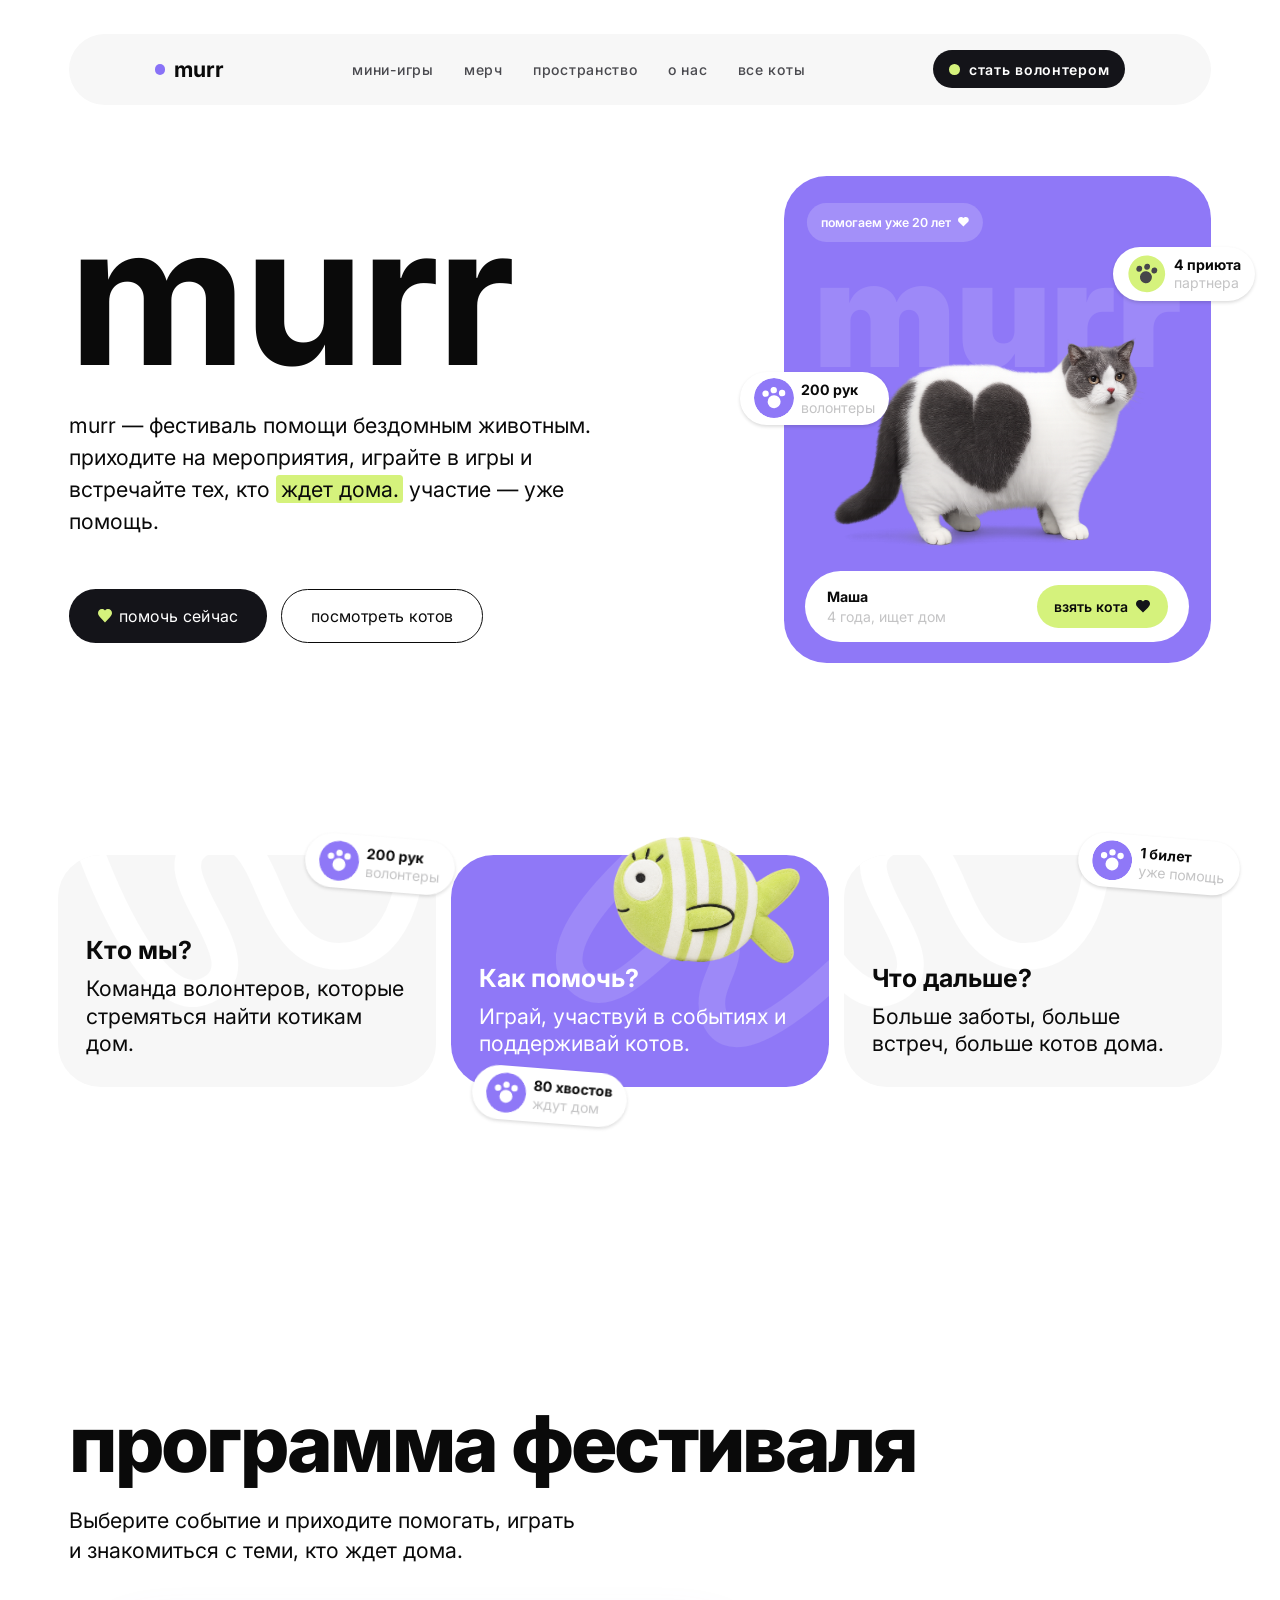
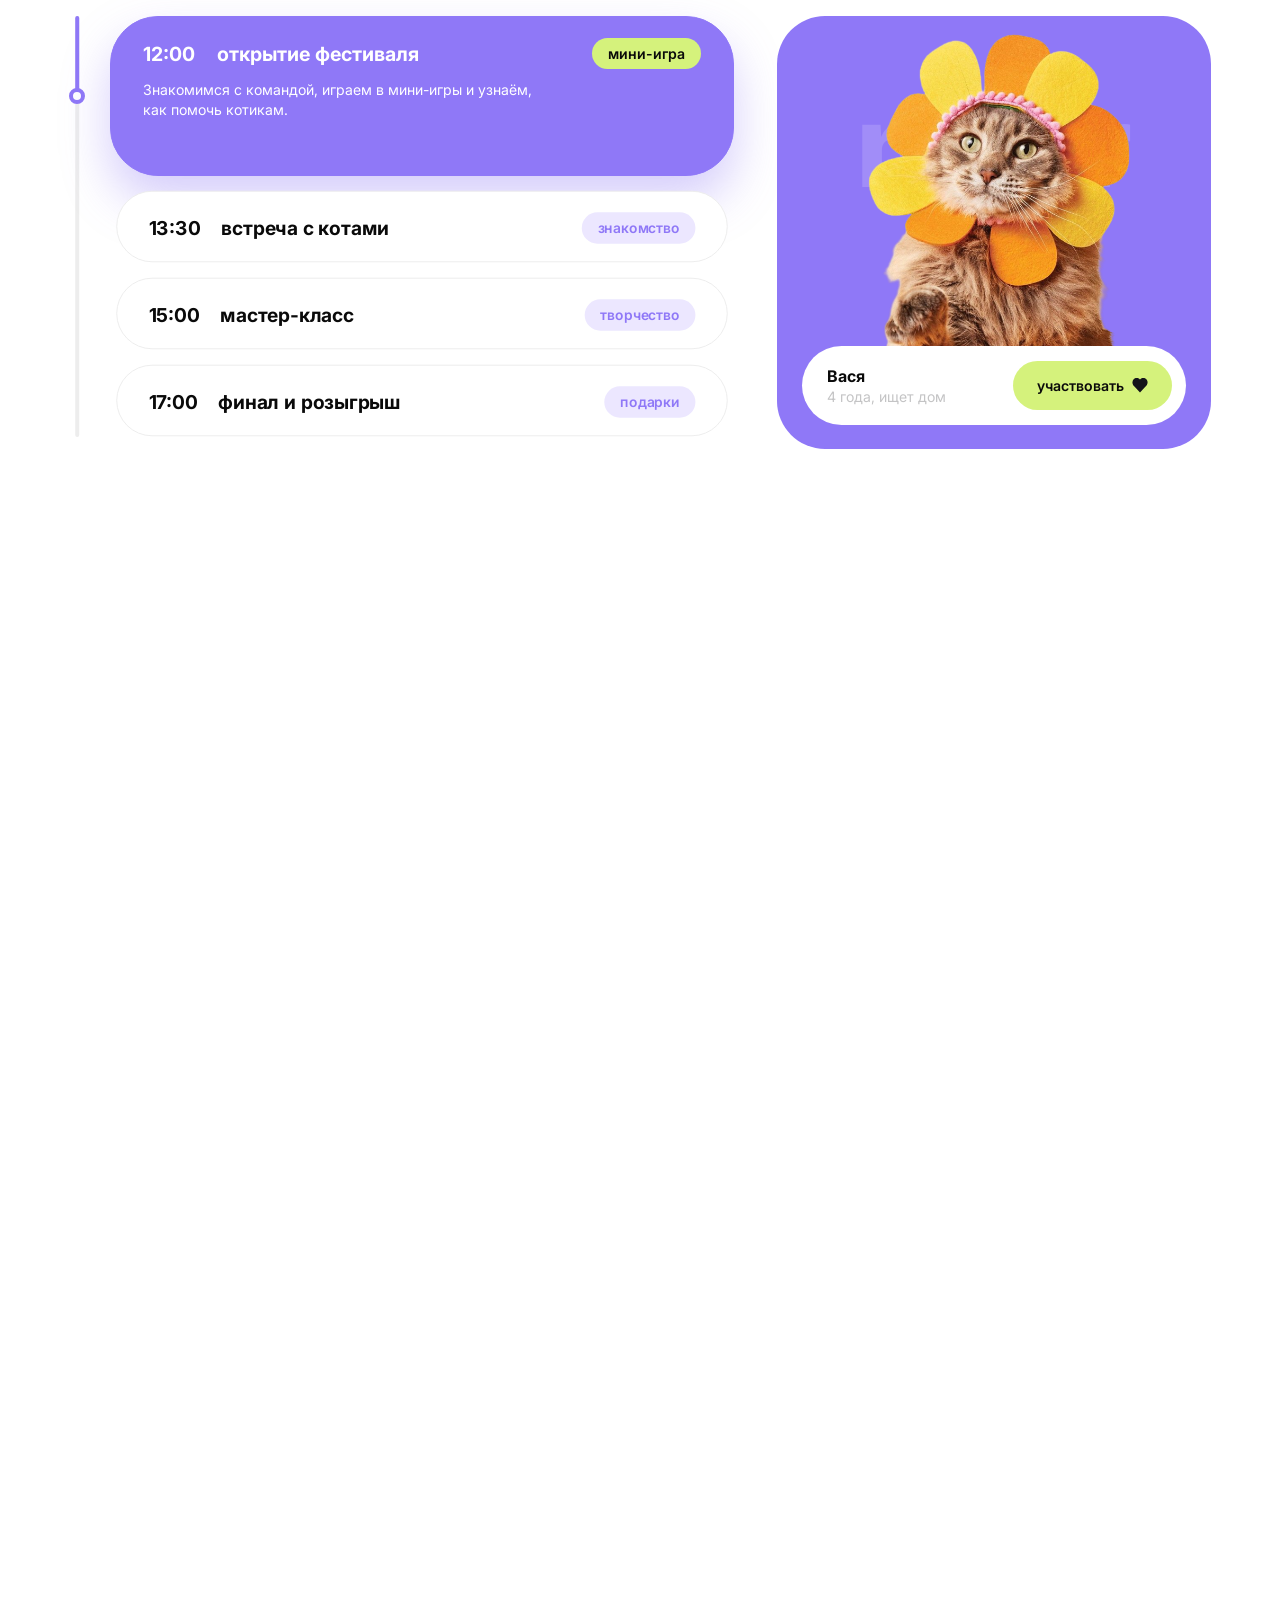
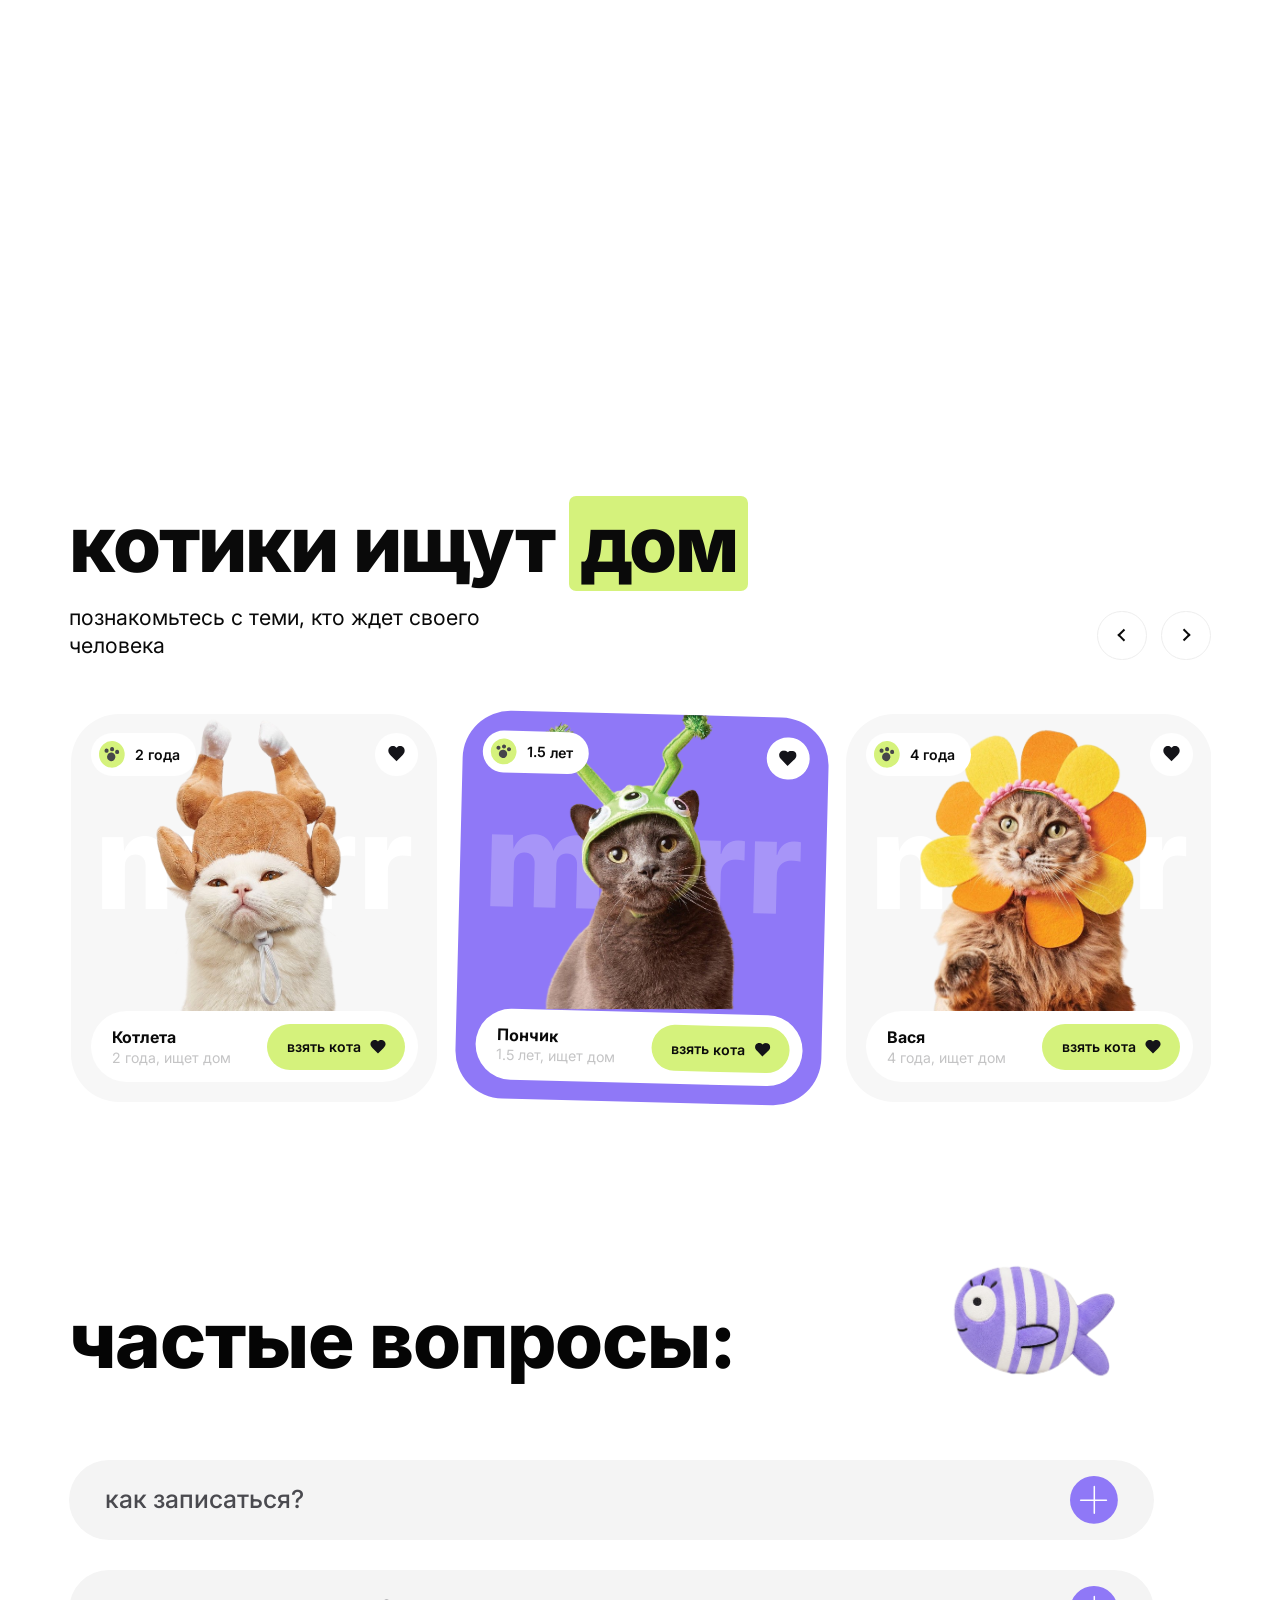
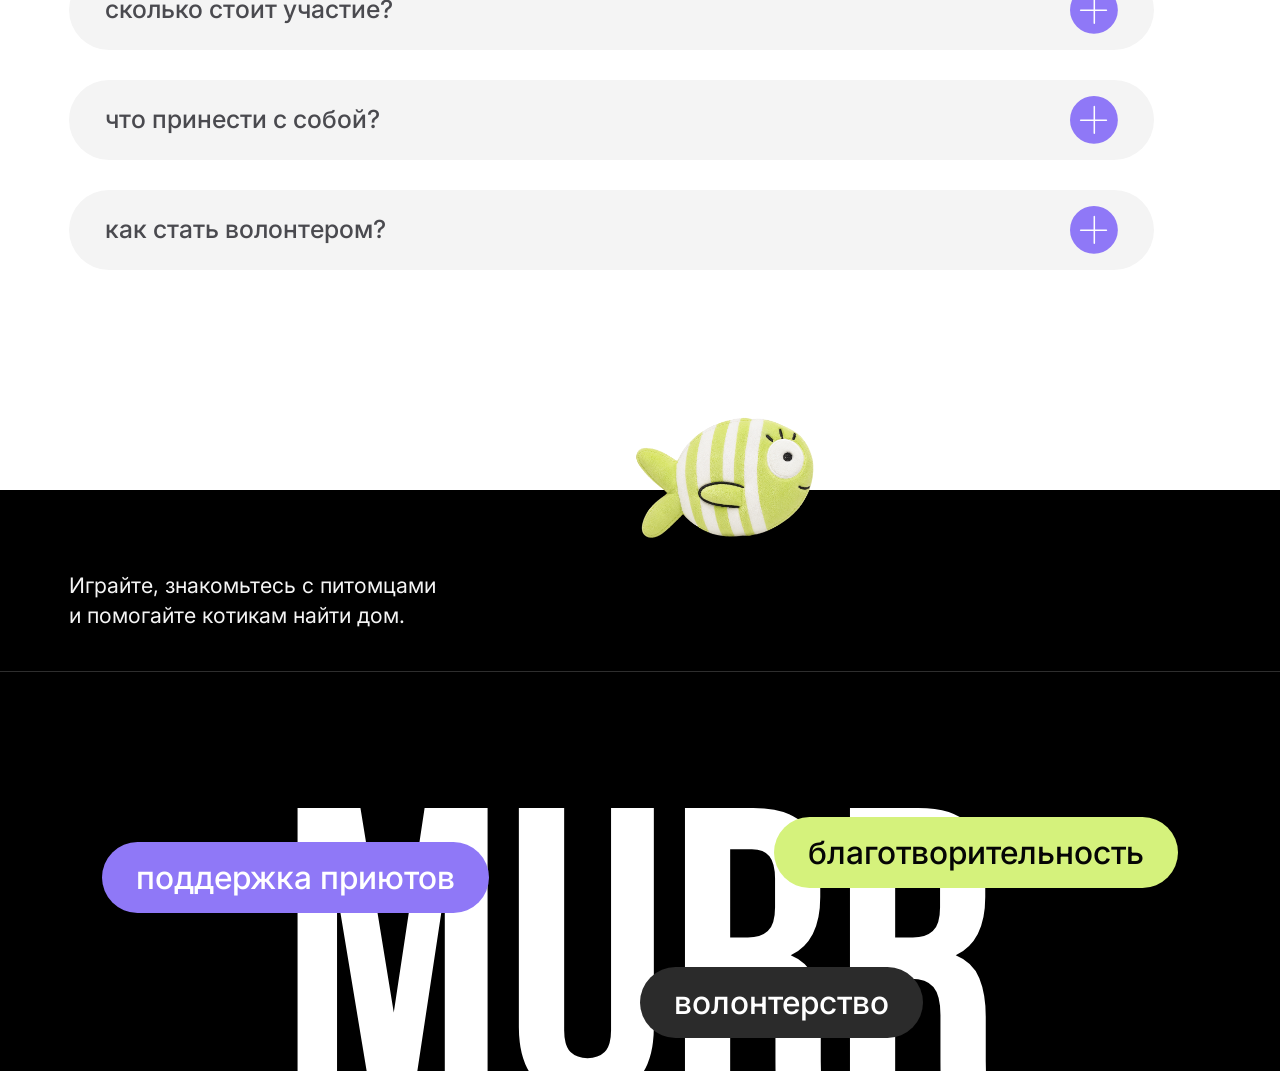
<file: index.html>
<!doctype html>
<html lang="ru">
  <head>
    <meta charset="UTF-8" />
    <meta name="viewport" content="width=device-width, initial-scale=1.0" />
    <title>Murr</title>
    <link rel="stylesheet" href="./stylesheets/reset.css" />
    <link rel="stylesheet" href="./stylesheets/fonts.css" />
    <link rel="preconnect" href="https://fonts.googleapis.com" />
    <link rel="preconnect" href="https://fonts.gstatic.com" crossorigin />
    <link
      href="https://fonts.googleapis.com/css2?family=Inter:wght@400;500;600;700;800;900&display=swap"
      rel="stylesheet"
    />
    <link rel="stylesheet" href="./stylesheets/style.css" />
    <link rel="stylesheet" href="./stylesheets/adaptive.css" />
  </head>
  <body>
    <header class="header">
      <nav class="menu" aria-label="Основное меню">
        <a class="logo" href="/" aria-label="Murr">
          <span class="logo__dot"></span>
          <span class="logo__text">murr</span>
        </a>

        <ul class="menu__list">
          <li><a class="menu__link" href="./games.html">мини-игры</a></li>
          <li><a class="menu__link" href="./merch.html">мерч</a></li>
          <li><a class="menu__link" href="./space.html">пространство</a></li>
          <li><a class="menu__link" href="#about">о нас</a></li>
          <li><a class="menu__link" href="#cats">все коты</a></li>
        </ul>

        <a class="volunteer-button" href="./volunteer.html">
          <span class="volunteer-button__dot"></span>
          <span>стать волонтером</span>
        </a>
      </nav>
    </header>

    <main>
      <section class="hero">
        <div class="hero__content">
          <h1 class="hero__title">murr</h1>
          <p class="hero__text">
            murr — фестиваль помощи бездомным животным.<span class="hero__text-extra">
            приходите на мероприятия, играйте в игры и
            встречайте тех, кто <span class="hero__highlight">ждет дома.</span>
            участие — уже помощь.</span>
          </p>
          <div class="hero__buttons">
            <a class="hero__btn hero__btn--primary" href="./404.html">
              <img class="hero__btn-heart" src="./img/heart.svg" alt="" />
              <span>помочь сейчас</span>
            </a>
            <a class="hero__btn hero__btn--secondary" href="#cats">
              посмотреть котов
            </a>
          </div>
        </div>

        <div class="card">
          <span class="card__watermark">murr</span>

          <div class="card__badge card__badge--dark card__badge--top">
            <span>помогаем уже 20 лет</span>
            <img class="card__badge-heart" src="./img/heart-white.svg" alt="" />
          </div>

          <div class="card__badge card__badge--light card__badge--right">
            <img class="card__badge-paw" src="./img/paw-black.svg" alt="" />
            <div class="card__badge-info">
              <span class="card__badge-value">4 приюта</span>
              <span class="card__badge-label">партнера</span>
            </div>
          </div>

          <div class="card__badge card__badge--light card__badge--left">
            <img class="card__badge-paw" src="./img/paw-white.svg" alt="" />
            <div class="card__badge-info">
              <span class="card__badge-value">200 рук</span>
              <span class="card__badge-label">волонтеры</span>
            </div>
          </div>

          <img class="card__cat" src="./img/cat.png" alt="Кот Маша" />

          <div class="card__bottom">
            <div class="card__bottom-info">
              <span class="card__bottom-name">Маша</span>
              <span class="card__bottom-desc">4 года, ищет дом</span>
            </div>
            <a class="card__bottom-btn" href="#">
              <span>взять кота</span>
              <img class="card__bottom-heart" src="./img/heart-black.svg" alt="" />
            </a>
          </div>
        </div>
      </section>

      <section class="explain" id="about">
        <article class="info-card info-card--light">
          <span class="info-card__curve-clip">
            <img
              class="info-card__curve info-card__curve--left"
              src="./img/curve-white-left.svg"
              alt=""
            />
          </span>
          <div class="card__badge card__badge--light info-card__badge info-card__badge--tr">
            <img class="card__badge-paw" src="./img/paw-white.svg" alt="" />
            <div class="card__badge-info">
              <span class="card__badge-value">200 рук</span>
              <span class="card__badge-label">волонтеры</span>
            </div>
          </div>
          <h2 class="info-card__title">Кто мы?</h2>
          <p class="info-card__text">
            Команда волонтеров, которые стремяться найти котикам дом.
          </p>
        </article>

        <article class="info-card info-card--accent">
          <span class="info-card__curve-clip">
            <img
              class="info-card__curve info-card__curve--middle"
              src="./img/curve-middle.svg"
              alt=""
            />
          </span>
          <div class="card__badge card__badge--light info-card__badge info-card__badge--bl">
            <img class="card__badge-paw" src="./img/paw-white.svg" alt="" />
            <div class="card__badge-info">
              <span class="card__badge-value">80 хвостов</span>
              <span class="card__badge-label">ждут дом</span>
            </div>
          </div>
          <img class="info-card__fish" src="./img/fish-green.png" alt="" />
          <h2 class="info-card__title">Как помочь?</h2>
          <p class="info-card__text">
            Играй, участвуй в событиях и поддерживай котов.
          </p>
        </article>

        <article class="info-card info-card--light">
          <span class="info-card__curve-clip">
            <img
              class="info-card__curve info-card__curve--right"
              src="./img/curve-white-right.svg"
              alt=""
            />
          </span>
          <div class="card__badge card__badge--light info-card__badge info-card__badge--tr">
            <img class="card__badge-paw" src="./img/paw-white.svg" alt="" />
            <div class="card__badge-info">
              <span class="card__badge-value">1 билет</span>
              <span class="card__badge-label">уже помощь</span>
            </div>
          </div>
          <h2 class="info-card__title">Что дальше?</h2>
          <p class="info-card__text">
            Больше заботы, больше встреч, больше котов дома.
          </p>
        </article>
      </section>
      <section class="program" id="program">
        <div class="program__sticky">
          <div class="program__inner">
            <header class="program__head">
              <h2 class="program__title">программа фестиваля</h2>
              <p class="program__subtitle">
                Выберите событие и приходите помогать, играть<br />
                и знакомиться с теми, кто ждет дома.
              </p>
            </header>

            <div class="program__body">
              <div class="program__left">
                <div class="timeline" aria-hidden="true">
                  <span class="timeline__track"></span>
                  <span class="timeline__progress" id="timelineProgress"></span>
                  <span class="timeline__dot" id="timelineDot"></span>
                </div>
                <ul class="program__events" id="programEvents"></ul>
              </div>

              <aside class="program-card" id="programCard">
                <span class="program-card__watermark">murr</span>
                <img class="program-card__photo" id="programPhoto" src="./img/cat-3.png" alt="кот" />
                <div class="program-card__plate">
                  <div class="program-card__info">
                    <span class="program-card__name">Вася</span>
                    <span class="program-card__desc">4 года, ищет дом</span>
                  </div>
                  <a class="program-card__btn" href="#">
                    <span>участвовать</span>
                    <img
                      class="program-card__heart"
                      src="./img/heart-black.svg"
                      alt=""
                    />
                  </a>
                </div>
              </aside>
            </div>
          </div>
        </div>
      </section>

      <section class="cats" id="cats">
        <div class="cats__inner">
          <header class="cats__head">
            <div class="cats__heading">
              <h2 class="cats__title">
                котики ищут <span class="cats__highlight">дом</span>
              </h2>
              <p class="cats__subtitle">
                познакомьтесь с теми, кто ждет своего<br />человека
              </p>
            </div>

            <div class="cats__arrows">
              <button
                class="cats__arrow cats__arrow--prev"
                id="catsPrev"
                type="button"
                aria-label="Предыдущие"
              ></button>
              <button
                class="cats__arrow cats__arrow--next"
                id="catsNext"
                type="button"
                aria-label="Следующие"
              ></button>
            </div>
          </header>

          <ul class="cats__track" id="catsTrack"></ul>
        </div>
      </section>

      <section class="faq" id="faq">
        <img
          class="faq__fish faq__fish--purple"
          src="./img/fish-purple-5.png"
          alt=""
        />
        <img
          class="faq__fish faq__fish--green"
          src="./img/fish-green-5.png"
          alt=""
        />
        <div class="faq__container">
          <h2 class="faq__title">частые вопросы:</h2>
          <div class="faq__list" id="faqList"></div>
        </div>
      </section>
    </main>

    <footer class="footer">
      <div class="footer__top">
        <p class="footer__note">
          Играйте, знакомьтесь с питомцами<br />
          и помогайте котикам найти дом.
        </p>
      </div>

      <div class="footer__brand">
        <span class="footer__murr">MURR</span>
        <span class="footer__badge footer__badge--purple">поддержка приютов</span>
        <span class="footer__badge footer__badge--lime">благотворительность</span>
        <span class="footer__badge footer__badge--dark">волонтерство</span>
      </div>
    </footer>

    <script src="./scripts/javascript.js"></script>
  </body>
</html>
</file>
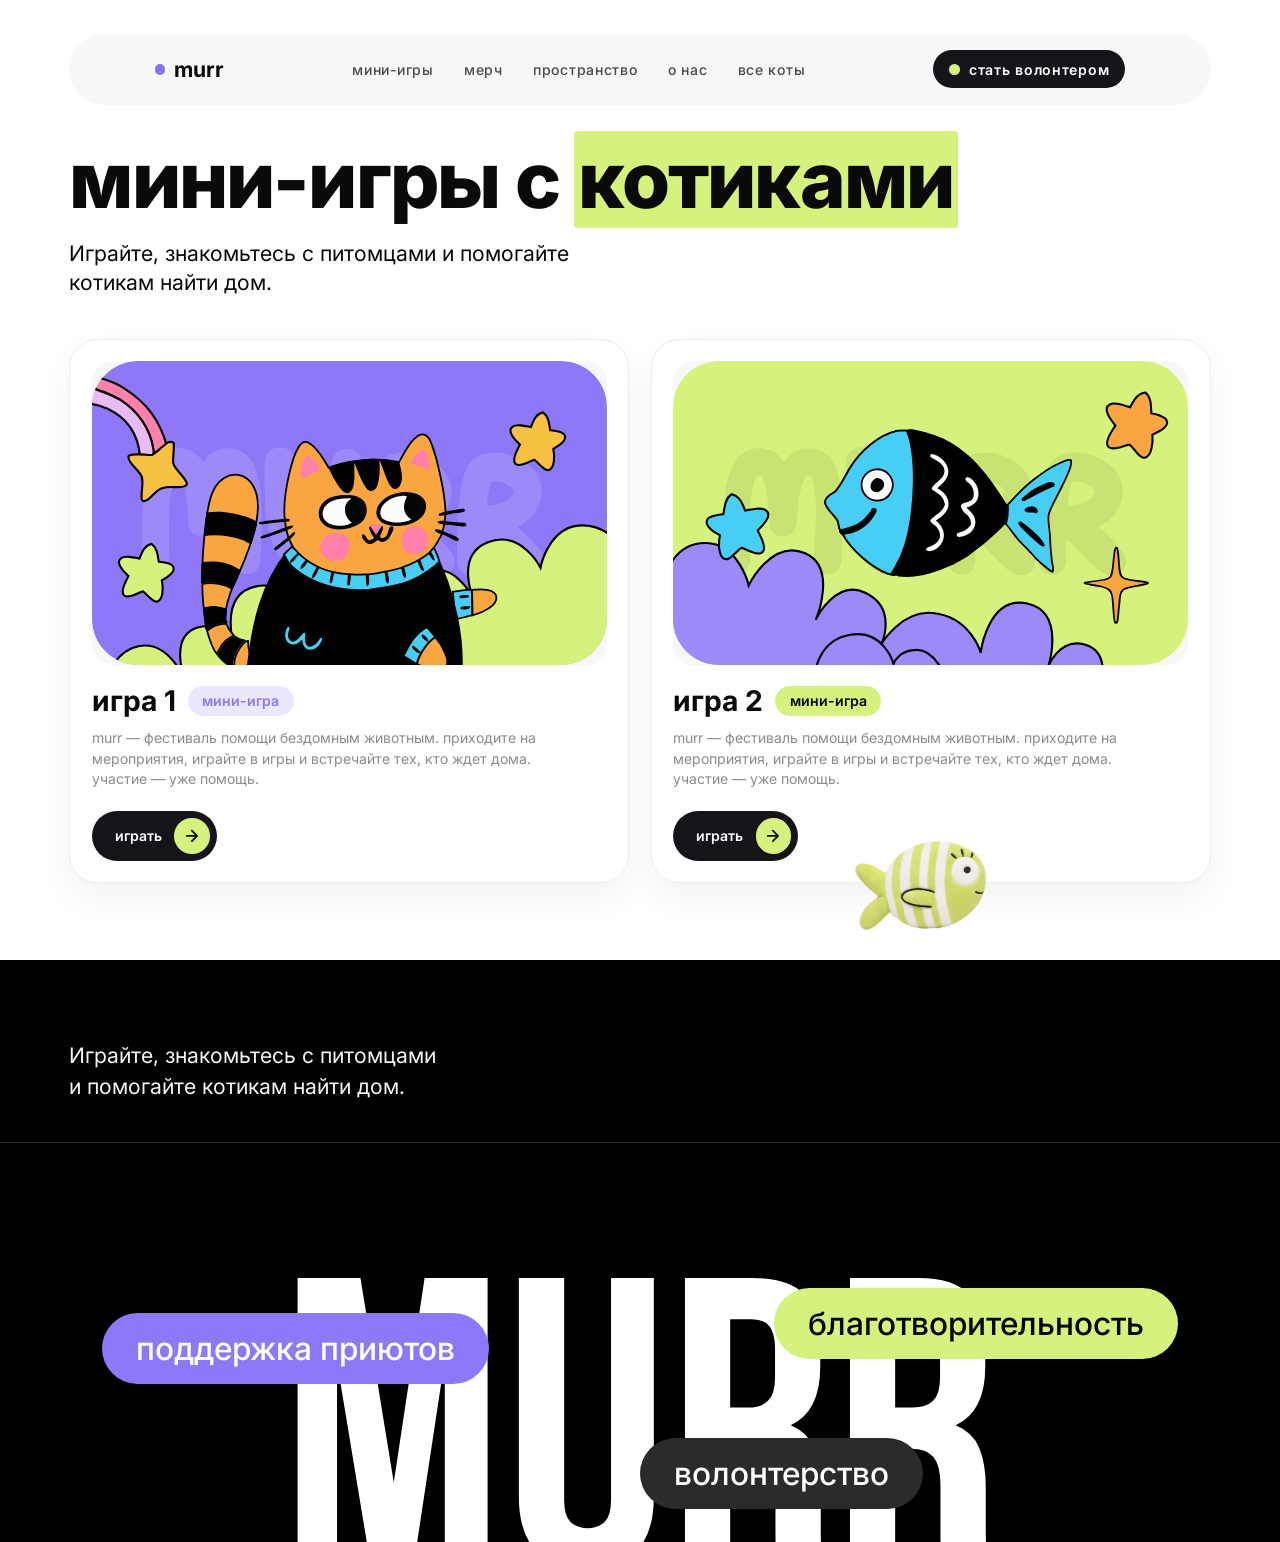
<file: games.html>
<!doctype html>
<html lang="ru">
  <head>
    <meta charset="UTF-8" />
    <meta name="viewport" content="width=device-width, initial-scale=1.0" />
    <title>Murr — мини-игры</title>
    <link rel="stylesheet" href="./stylesheets/reset.css" />
    <link rel="stylesheet" href="./stylesheets/fonts.css" />
    <link rel="preconnect" href="https://fonts.googleapis.com" />
    <link rel="preconnect" href="https://fonts.gstatic.com" crossorigin />
    <link
      href="https://fonts.googleapis.com/css2?family=Inter:wght@400;500;600;700;800;900&display=swap"
      rel="stylesheet"
    />
    <link rel="stylesheet" href="./stylesheets/style.css" />
    <link rel="stylesheet" href="./stylesheets/adaptive.css" />
  </head>
  <body>
    <header class="header">
      <nav class="menu" aria-label="Основное меню">
        <a class="logo" href="./index.html" aria-label="Murr">
          <span class="logo__dot"></span>
          <span class="logo__text">murr</span>
        </a>

        <ul class="menu__list">
          <li><a class="menu__link" href="./games.html">мини-игры</a></li>
          <li><a class="menu__link" href="./merch.html">мерч</a></li>
          <li><a class="menu__link" href="./space.html">пространство</a></li>
          <li><a class="menu__link" href="./index.html#about">о нас</a></li>
          <li><a class="menu__link" href="./index.html#cats">все коты</a></li>
        </ul>

        <a class="volunteer-button" href="./volunteer.html">
          <span class="volunteer-button__dot"></span>
          <span>стать волонтером</span>
        </a>
      </nav>
    </header>

    <main class="games">
      <img class="games__fish" src="./img/fish-green-5.png" alt="" />
      <div class="games__inner">
        <header class="games__head">
          <h1 class="games__title">
            мини-игры с <span class="hero__highlight">котиками</span>
          </h1>
          <p class="games__subtitle">
            Играйте, знакомьтесь с питомцами и помогайте<br />
            котикам найти дом.
          </p>
        </header>

        <div class="games__list">
          <a class="game-card" href="https://mirsonka.github.io/3-module/">
            <img
              class="game-card__img"
              src="./img/illustration-1.svg"
              alt="Игра 1"
            />
            <div class="game-card__head">
              <h2 class="game-card__title">игра 1</h2>
              <span class="game-card__badge game-card__badge--purple">
                мини-игра
              </span>
            </div>
            <p class="game-card__text">
              murr — фестиваль помощи бездомным животным. приходите на
              мероприятия, играйте в игры и встречайте тех, кто ждет дома.
              участие — уже помощь.
            </p>
            <span class="game-card__btn">
              <span>играть</span>
              <span class="game-card__arrow">
                <svg viewBox="0 0 24 24" aria-hidden="true">
                  <path
                    d="M5 12h13M12 5l7 7-7 7"
                    fill="none"
                    stroke="#0a0a0a"
                    stroke-width="2.4"
                    stroke-linecap="round"
                    stroke-linejoin="round"
                  />
                </svg>
              </span>
            </span>
          </a>

          <a class="game-card" href="https://mirsonka.github.io/web/">
            <img
              class="game-card__img"
              src="./img/illustration-2.svg"
              alt="Игра 2"
            />
            <div class="game-card__head">
              <h2 class="game-card__title">игра 2</h2>
              <span class="game-card__badge game-card__badge--lime">
                мини-игра
              </span>
            </div>
            <p class="game-card__text">
              murr — фестиваль помощи бездомным животным. приходите на
              мероприятия, играйте в игры и встречайте тех, кто ждет дома.
              участие — уже помощь.
            </p>
            <span class="game-card__btn">
              <span>играть</span>
              <span class="game-card__arrow">
                <svg viewBox="0 0 24 24" aria-hidden="true">
                  <path
                    d="M5 12h13M12 5l7 7-7 7"
                    fill="none"
                    stroke="#0a0a0a"
                    stroke-width="2.4"
                    stroke-linecap="round"
                    stroke-linejoin="round"
                  />
                </svg>
              </span>
            </span>
          </a>
        </div>
      </div>
    </main>

    <footer class="footer">
      <div class="footer__top">
        <p class="footer__note">
          Играйте, знакомьтесь с питомцами<br />
          и помогайте котикам найти дом.
        </p>
      </div>

      <div class="footer__brand">
        <span class="footer__murr">MURR</span>
        <span class="footer__badge footer__badge--purple">поддержка приютов</span>
        <span class="footer__badge footer__badge--lime">благотворительность</span>
        <span class="footer__badge footer__badge--dark">волонтерство</span>
      </div>
    </footer>

    <script src="./scripts/javascript.js"></script>
  </body>
</html>
</file>
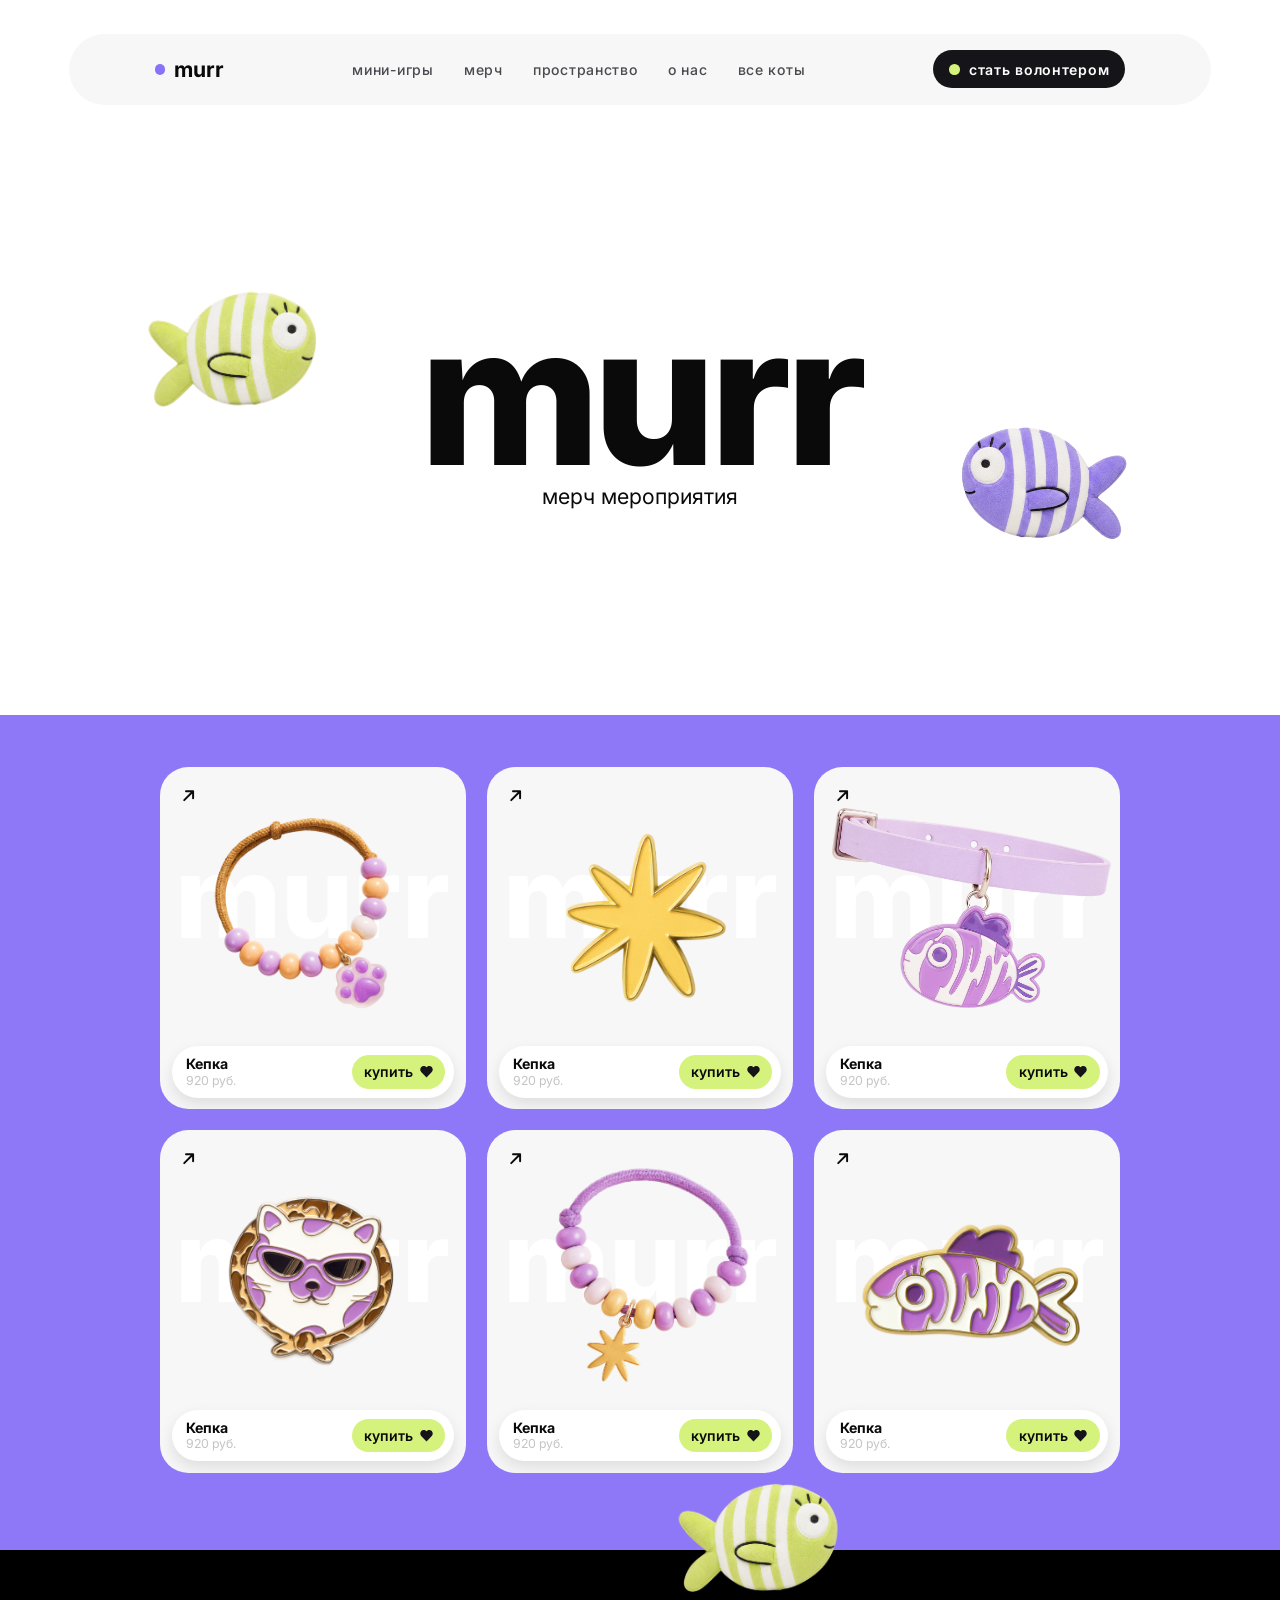
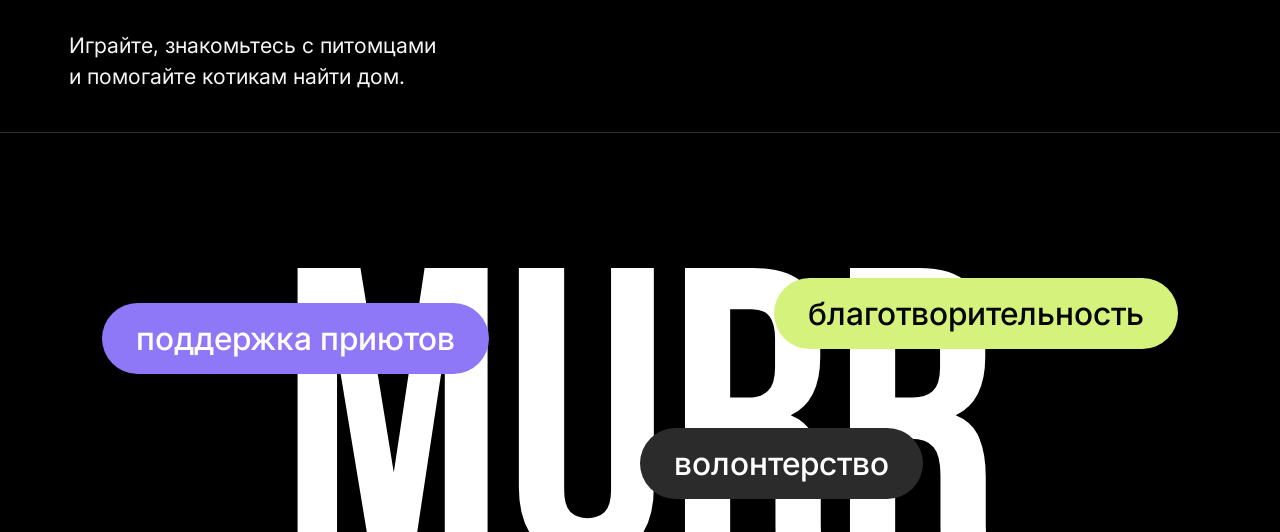
<file: merch.html>
<!doctype html>
<html lang="ru">
  <head>
    <meta charset="UTF-8" />
    <meta name="viewport" content="width=device-width, initial-scale=1.0" />
    <title>Murr — мерч</title>
    <link rel="stylesheet" href="./stylesheets/reset.css" />
    <link rel="stylesheet" href="./stylesheets/fonts.css" />
    <link rel="preconnect" href="https://fonts.googleapis.com" />
    <link rel="preconnect" href="https://fonts.gstatic.com" crossorigin />
    <link
      href="https://fonts.googleapis.com/css2?family=Inter:wght@400;500;600;700;800;900&display=swap"
      rel="stylesheet"
    />
    <link rel="stylesheet" href="./stylesheets/style.css" />
    <link rel="stylesheet" href="./stylesheets/adaptive.css" />
  </head>
  <body>
    <header class="header">
      <nav class="menu" aria-label="Основное меню">
        <a class="logo" href="./index.html" aria-label="Murr">
          <span class="logo__dot"></span>
          <span class="logo__text">murr</span>
        </a>

        <ul class="menu__list">
          <li><a class="menu__link" href="./games.html">мини-игры</a></li>
          <li><a class="menu__link" href="./merch.html">мерч</a></li>
          <li><a class="menu__link" href="./space.html">пространство</a></li>
          <li><a class="menu__link" href="./index.html#about">о нас</a></li>
          <li><a class="menu__link" href="./index.html#cats">все коты</a></li>
        </ul>

        <a class="volunteer-button" href="./volunteer.html">
          <span class="volunteer-button__dot"></span>
          <span>стать волонтером</span>
        </a>
      </nav>
    </header>

    <main class="merch">
      <section class="merch__hero">
        <img
          class="merch__fish merch__fish--green"
          src="./img/fish-green-5.png"
          alt=""
        />
        <img
          class="merch__fish merch__fish--purple"
          src="./img/fish-purple-5.png"
          alt=""
        />
        <h1 class="merch__title">murr</h1>
        <p class="merch__subtitle">мерч мероприятия</p>
      </section>

      <section class="merch__shop">
        <div class="merch__grid" id="merchGrid"></div>
        <img
          class="merch__fish-bottom"
          src="./img/fish-green-5.png"
          alt=""
        />
      </section>
    </main>

    <footer class="footer">
      <div class="footer__top">
        <p class="footer__note">
          Играйте, знакомьтесь с питомцами<br />
          и помогайте котикам найти дом.
        </p>
      </div>

      <div class="footer__brand">
        <span class="footer__murr">MURR</span>
        <span class="footer__badge footer__badge--purple">поддержка приютов</span>
        <span class="footer__badge footer__badge--lime">благотворительность</span>
        <span class="footer__badge footer__badge--dark">волонтерство</span>
      </div>
    </footer>

    <script src="./scripts/javascript.js"></script>
  </body>
</html>
</file>
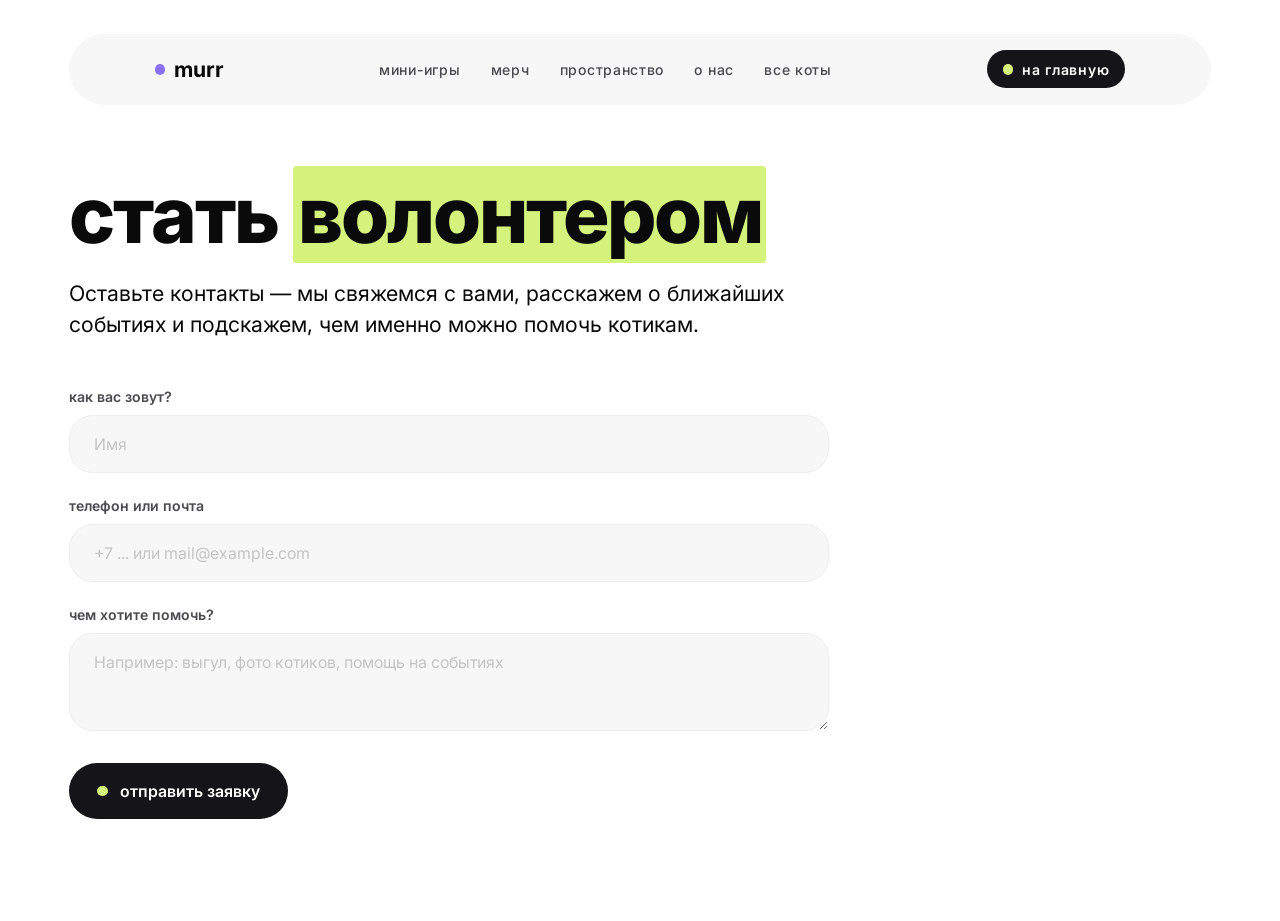
<file: volunteer.html>
<!doctype html>
<html lang="ru">
  <head>
    <meta charset="UTF-8" />
    <meta name="viewport" content="width=device-width, initial-scale=1.0" />
    <title>Murr — стать волонтером</title>
    <link rel="stylesheet" href="./stylesheets/reset.css" />
    <link rel="stylesheet" href="./stylesheets/fonts.css" />
    <link rel="preconnect" href="https://fonts.googleapis.com" />
    <link rel="preconnect" href="https://fonts.gstatic.com" crossorigin />
    <link
      href="https://fonts.googleapis.com/css2?family=Inter:wght@400;500;600;700;800;900&display=swap"
      rel="stylesheet"
    />
    <link rel="stylesheet" href="./stylesheets/style.css" />
    <link rel="stylesheet" href="./stylesheets/adaptive.css" />
  </head>
  <body>
    <header class="header">
      <nav class="menu" aria-label="Основное меню">
        <a class="logo" href="./index.html" aria-label="Murr">
          <span class="logo__dot"></span>
          <span class="logo__text">murr</span>
        </a>

        <ul class="menu__list">
          <li><a class="menu__link" href="./index.html#program">мини-игры</a></li>
          <li><a class="menu__link" href="./merch.html">мерч</a></li>
          <li><a class="menu__link" href="./space.html">пространство</a></li>
          <li><a class="menu__link" href="./index.html">о нас</a></li>
          <li><a class="menu__link" href="./index.html#cats">все коты</a></li>
        </ul>

        <a class="volunteer-button" href="./index.html">
          <span class="volunteer-button__dot"></span>
          <span>на главную</span>
        </a>
      </nav>
    </header>

    <main class="volunteer">
      <div class="volunteer__inner">
        <h1 class="volunteer__title">стать <span class="hero__highlight">волонтером</span></h1>
        <p class="volunteer__text">
          Оставьте контакты — мы свяжемся с вами, расскажем о ближайших
          событиях и подскажем, чем именно можно помочь котикам.
        </p>

        <form class="volunteer__form" id="volunteerForm">
          <label class="volunteer__field">
            <span class="volunteer__label">как вас зовут?</span>
            <input
              class="volunteer__input"
              type="text"
              name="name"
              placeholder="Имя"
              required
            />
          </label>

          <label class="volunteer__field">
            <span class="volunteer__label">телефон или почта</span>
            <input
              class="volunteer__input"
              type="text"
              name="contact"
              placeholder="+7 ... или mail@example.com"
              required
            />
          </label>

          <label class="volunteer__field">
            <span class="volunteer__label">чем хотите помочь?</span>
            <textarea
              class="volunteer__input volunteer__textarea"
              name="message"
              rows="3"
              placeholder="Например: выгул, фото котиков, помощь на событиях"
            ></textarea>
          </label>

          <button class="volunteer__submit" type="submit">
            <span class="volunteer-button__dot"></span>
            <span>отправить заявку</span>
          </button>

          <p class="volunteer__done" id="volunteerDone" hidden>
            спасибо! заявка отправлена — скоро свяжемся 🐾
          </p>
        </form>
      </div>
    </main>

    <script src="./scripts/javascript.js"></script>
    <script>
      const form = document.getElementById("volunteerForm");
      const done = document.getElementById("volunteerDone");
      form.addEventListener("submit", (e) => {
        e.preventDefault();
        form.reset();
        done.hidden = false;
      });
    </script>
  </body>
</html>
</file>
<file: stylesheets/fonts.css>
@font-face {
  font-family: "Inter";
  src: url("../fonts/Inter_18pt-Regular.ttf") format("truetype");
  font-weight: 400;
  font-style: normal;
  font-display: swap;
}

@font-face {
  font-family: "Inter";
  src: url("../fonts/Inter_18pt-Medium.ttf") format("truetype");
  font-weight: 500;
  font-style: normal;
  font-display: swap;
}

@font-face {
  font-family: "Inter";
  src: url("../fonts/Inter_18pt-SemiBold.ttf") format("truetype");
  font-weight: 600;
  font-style: normal;
  font-display: swap;
}

@font-face {
  font-family: "Inter";
  src: url("../fonts/Inter_18pt-Bold.ttf") format("truetype");
  font-weight: 700;
  font-style: normal;
  font-display: swap;
}

@font-face {
  font-family: "Inter";
  src: url("../fonts/Inter_18pt-ExtraBold.ttf") format("truetype");
  font-weight: 800;
  font-style: normal;
  font-display: swap;
}

@font-face {
  font-family: "Inter";
  src: url("../fonts/Inter_18pt-Black.ttf") format("truetype");
  font-weight: 900;
  font-style: normal;
  font-display: swap;
}

@font-face {
  font-family: "Bebas Neue";
  src: url("../fonts/bebasneuecyrillic.ttf") format("truetype");
  font-weight: 400;
  font-style: normal;
  font-display: swap;
}

:root {
  --font-main: "Inter", Arial, sans-serif;
  --font-display: "Bebas Neue", "Inter", sans-serif;
}
</file>
<file: stylesheets/style.css>
html {
  scroll-behavior: smooth;

  overflow-x: clip;
}

body {
  overflow-x: clip;
  font-family: var(--font-main);
  color: #0a0a0a;
  background: #ffffff;
}

.header {
  width: 100vw;
  padding-top: 2.6389vw;
}

.menu {
  width: 89.1667vw;
  height: 5.5556vw;
  margin: 0 auto;
  padding: 0 6.6667vw;
  display: flex;
  align-items: center;
  justify-content: space-between;
  gap: 3.3333vw;
  border-radius: 2.7778vw;
  background: #f7f7f7;
}

.logo {
  display: flex;
  align-items: center;
  gap: 0.6944vw;
  flex: 0 0 auto;
}

.logo__dot {
  width: 0.8333vw;
  height: 0.8333vw;
  border-radius: 50%;
  background: #8972f7;
}

.logo__text {
  font-size: 1.6667vw;
  line-height: 1;
  font-weight: 700;
  letter-spacing: 0;
}

.menu__list {
  display: flex;
  align-items: center;
  justify-content: center;
  gap: 2.3611vw;
  flex: 1 1 auto;
}

.menu__link {
  display: block;
  font-size: 1.1111vw;
  line-height: 1.2;
  font-weight: 500;
  letter-spacing: 0.0556vw;
  color: #4a4a4f;
  white-space: nowrap;
}

.volunteer-button {
  height: 2.9861vw;
  padding: 0 1.25vw;
  display: flex;
  align-items: center;
  justify-content: center;
  gap: 0.6944vw;
  flex: 0 0 auto;
  border-radius: 1.4931vw;
  background: #141419;
  color: #ffffff;
  font-size: 1.1111vw;
  line-height: 1.2;
  font-weight: 600;
  letter-spacing: 0.0556vw;
  white-space: nowrap;
  transition: transform 0.3s ease;
}

.volunteer-button:hover {
  transform: scale(1.07);
}

.volunteer-button__dot {
  width: 0.8333vw;
  height: 0.8333vw;
  flex: 0 0 auto;
  border-radius: 50%;
  background: #d5f27c;
}

.hero {
  width: 89.1667vw;
  margin: 0 auto;
  padding-top: 5.5556vw;
  display: flex;
  align-items: center;
  justify-content: space-between;
}

.hero__content {
  max-width: 47.2222vw;
}

.hero__title {
  font-size: 15.2778vw;
  font-weight: 700;
  line-height: 1;
  letter-spacing: -0.2083vw;
  color: #0a0a0a;
}

.hero__text {
  margin-top: 1.4vw;
  font-size: 1.6667vw;
  font-weight: 400;
  line-height: 1.5;
  color: #0a0a0a;
  max-width: 44.4444vw;
}

.hero__highlight {
  background: #d5f27c;
  border-radius: 0.2778vw;
  padding: 0.0694vw 0.3472vw;
}

.hero__buttons {
  margin-top: 4vw;
  display: flex;
  align-items: center;
  gap: 1.1111vw;
}

.hero__btn {
  display: inline-flex;
  align-items: center;
  justify-content: center;
  gap: 0.5556vw;
  height: 4.1667vw;
  padding: 0 2.2222vw;
  border-radius: 2.0833vw;
  font-size: 1.25vw;
  font-weight: 400;
  letter-spacing: 0.0278vw;
  white-space: nowrap;
  transition: transform 0.3s ease;
}

.hero__btn:hover {
  transform: scale(1.05);
}

.hero__btn--primary {
  background: #141419;
  color: #ffffff;
}

.hero__btn--secondary {
  background: transparent;
  border: 0.1389vw solid #0a0a0a;
  color: #0a0a0a;
}

.hero__btn-heart {
  width: 1.1111vw;
  height: 1.0417vw;
}

.card {
  position: relative;
  width: 33.3333vw;
  height: 38.0556vw;
  flex: 0 0 auto;
  border-radius: 3.3333vw;
  background: #8f78f7;
  padding: 1.6667vw;
}

.card__watermark {
  position: absolute;
  top: 28%;
  left: 50%;
  transform: translate(-50%, -50%);
  font-size: 12vw;
  font-weight: 900;
  line-height: 1;
  color: #9d89f8;
  pointer-events: none;
  user-select: none;
}

.card__badge {
  position: absolute;
  display: flex;
  align-items: center;
  gap: 0.5556vw;
  height: 4.2vw;
  padding: 0 1.1111vw;
  border-radius: 3.3333vw;
  font-size: 0.9722vw;
  font-weight: 600;
  white-space: nowrap;
}

.card__badge--dark {
  background: #a390f9;
  color: #ffffff;
  height: 3.0556vw;
}

.card__badge--light {
  background: #ffffff;
  color: #0a0a0a;
  box-shadow: 0 0.1389vw 0.2778vw rgba(0, 0, 0, 0.14);
}

.card__badge--top {
  top: 2.0833vw;
  left: 26%;
  transform: translateX(-50%);
}

.card__badge--right {
  top: 5.5556vw;
  right: -3.4722vw;
  transform-origin: center center;
  animation: wave 4s linear infinite;
}

.card__badge--left {
  top: 15.2778vw;
  left: -3.4722vw;
  z-index: 2;
  transform-origin: center center;
  animation: wave 4s linear infinite -2s;
}

@keyframes wave {
  0% {
    transform: translateY(-1vw) rotate(0deg);
  }
  12.5% {
    transform: translateY(-0.705vw) rotate(5.66deg);
  }
  25% {
    transform: translateY(0) rotate(8deg);
  }
  37.5% {
    transform: translateY(0.705vw) rotate(5.66deg);
  }
  50% {
    transform: translateY(1vw) rotate(0deg);
  }
  62.5% {
    transform: translateY(0.705vw) rotate(-5.66deg);
  }
  75% {
    transform: translateY(0) rotate(-8deg);
  }
  87.5% {
    transform: translateY(-0.705vw) rotate(-5.66deg);
  }
  100% {
    transform: translateY(-1vw) rotate(0deg);
  }
}

.card__badge-heart {
  width: 0.8333vw;
  height: 0.7639vw;
}

.card__badge-paw {
  width: 3.125vw;
  height: 3.125vw;
  border-radius: 50%;
}

.card__badge-info {
  display: flex;
  flex-direction: column;
  gap: 0.0694vw;
}

.card__badge-value {
  font-size: 1.1111vw;
  font-weight: 700;
  line-height: 1.2;
  color: #0a0a0a;
}

.card__badge-label {
  font-size: 1.1111vw;
  font-weight: 400;
  line-height: 1.2;
  color: #c4c4c5;
}

.card__cat {
  position: absolute;
  bottom: 5.5556vw;
  left: 50%;
  transform: translateX(-50%);
  width: 27.7778vw;
  height: auto;
  pointer-events: none;
}

.card__bottom {
  position: absolute;
  bottom: 1.6667vw;
  left: 1.6667vw;
  right: 1.6667vw;
  display: flex;
  align-items: center;
  justify-content: space-between;
  padding: 1.1111vw 1.7vw;
  border-radius: 3.3333vw;
  background: #ffffff;
}

.card__bottom-info {
  display: flex;
  flex-direction: column;
  gap: 0.2083vw;
}

.card__bottom-name {
  font-size: 1.1111vw;
  font-weight: 700;
  line-height: 1.2;
  color: #0a0a0a;
}

.card__bottom-desc {
  font-size: 1.1111vw;
  font-weight: 400;
  line-height: 1.2;
  color: #c4c4c5;
}

.card__bottom-btn {
  display: flex;
  align-items: center;
  gap: 0.5556vw;
  height: 3.3333vw;
  padding: 0 1.3889vw;
  border-radius: 3.3333vw;
  background: #d5f27c;
  font-size: 1.1111vw;
  font-weight: 600;
  color: #0a0a0a;
  white-space: nowrap;
  transition: transform 0.3s ease;
}

.card__bottom-heart {
  width: 1.1111vw;
  height: 1.0417vw;
}

.card__bottom-btn:hover {
  transform: scale(1.05);
}

.explain {
  height: 48.0556vw;
  display: flex;
  align-items: center;
  justify-content: center;
  gap: 1.1111vw;
}

.info-card {
  overflow: visible;
  position: relative;
  width: 29.5833vw;
  height: 18.125vw;
  flex: 0 0 auto;
  display: flex;
  flex-direction: column;
  justify-content: flex-end;
  gap: 0.6944vw;
  padding: 2.2222vw;
  border-radius: 3.3333vw;
  transition: transform 0.3s ease;
}

.info-card:hover {
  transform: scale(1.03);
}

.info-card--light {
  background: #f7f7f7;
}

.info-card--accent {
  background: #8f78f7;
}

.info-card__title {
  font-size: 1.9444vw;
  font-weight: 700;
  line-height: 1.2;
  color: #0a0a0a;
}

.info-card__text {
  font-size: 1.6667vw;
  font-weight: 400;
  line-height: 1.3;
  color: #0a0a0a;
}

.info-card--accent .info-card__title,
.info-card--accent .info-card__text {
  color: #ffffff;
}

.info-card__curve-clip {
  position: absolute;
  inset: 0;
  overflow: hidden;
  border-radius: 3.3333vw;
  z-index: 0;
  pointer-events: none;
}

.info-card__curve {
  position: absolute;
  top: 0;
  left: 50%;
  transform: translateX(-50%);
  height: auto;
  pointer-events: none;
  user-select: none;
  z-index: 0;
}

.info-card__curve--left {
  width: 27.9861vw;
}

.info-card__curve--right {
  width: 21.25vw;
  left: calc(50% - 4.5vw);
}

.info-card__curve--middle {
  width: 22.2222vw;
  left: calc(50% + 4.5vw);
}

.info-card__title,
.info-card__text {
  position: relative;
  z-index: 1;
}

.info-card__fish {
  position: absolute;
  top: -6vw;
  right: 0.5vw;
  width: 20vw;
  height: auto;
  z-index: 1;
  pointer-events: none;
}

.info-card__badge {
  position: absolute;
  z-index: 2;
}

.info-card__badge--tr {
  top: -1.3889vw;
  right: -1.3889vw;
  transform: rotate(4.59deg);
}

.info-card__badge--bl {
  bottom: -2.8vw;
  left: 1.6667vw;
  transform: rotate(4.5deg);
}

:root {
  --color-purple: #8f78f7;
  --color-lime: #d5f27c;
  --color-black: #0a0a0a;
  --color-text: #4a4a4f;
  --color-gray: #ededed;
  --color-purple-soft: #ece7ff;
  --radius-lg: 48px;
  --radius-pill: 999px;
}

.program {
  position: relative;

  min-height: 260vh;
  background: #ffffff;
}

.program__sticky {
  position: sticky;
  top: 0;
  min-height: 100vh;
  display: flex;
  align-items: center;
}

.program__inner {
  width: 89.1667vw;
  margin: 0 auto;
  padding: 4.4444vw 0;
}

.program__head {
  margin-bottom: 3.8889vw;
}

.program__title {
  font-size: 6.1111vw;
  line-height: 0.95;
  font-weight: 800;
  letter-spacing: -0.2083vw;
  white-space: nowrap;
  color: var(--color-black);
}

.program__subtitle {
  margin-top: 1.9444vw;
  font-size: 1.6667vw;
  line-height: 1.4;
  font-weight: 400;
  color: var(--color-black);
}

.program__body {
  display: flex;
  align-items: flex-start;
  gap: 3.3333vw;
}

.program__left {
  flex: 1 1 auto;
  display: flex;
  gap: 1.9444vw;
}

.timeline {
  position: relative;
  flex: 0 0 1.25vw;
  width: 1.25vw;
  align-self: stretch;
}

.timeline__track,
.timeline__progress {
  position: absolute;
  left: 50%;
  top: 0;
  width: 0.2778vw;
  border-radius: var(--radius-pill);
  transform: translateX(-50%);
}

.timeline__track {
  bottom: 0;
  background: var(--color-gray);
}

.timeline__progress {
  height: 0;
  background: var(--color-purple);
  transition: height 0.5s ease;
  will-change: height;
}

.timeline__dot {
  position: absolute;
  left: 50%;
  top: 0;
  width: 1.25vw;
  height: 1.25vw;
  border-radius: 50%;
  background: #ffffff;
  border: 4px solid var(--color-purple);
  transform: translate(-50%, -50%);
  transition: transform 0.5s ease;
  will-change: transform;
}

.program__events {
  flex: 1 1 auto;
  display: flex;
  flex-direction: column;
  gap: 1.1111vw;
}

.event-card {
  height: 5.6944vw;
  overflow: hidden;
  padding: 1.6667vw 2.5vw;
  display: flex;
  flex-direction: column;
  justify-content: flex-start;
  gap: 0.8333vw;
  border-radius: var(--radius-lg);
  background: #ffffff;
  border: 1px solid var(--color-gray);
  box-shadow: 0 0 0 rgba(136, 112, 244, 0);
  transform: scale(0.98);
  transition:
    height 0.5s ease,
    background-color 0.5s ease,
    color 0.5s ease,
    box-shadow 0.5s ease,
    transform 0.5s ease,
    border-color 0.5s ease;
}

.event-card.is-active {
  height: 12.5vw;
  background: var(--color-purple);
  border-color: var(--color-purple);
  transform: scale(1);
  box-shadow: 0 24px 48px rgba(136, 112, 244, 0.35);
}

.event-card__row {
  display: flex;
  align-items: center;
  gap: 1.6667vw;
}

.event-card__time {
  font-size: 1.5278vw;
  font-weight: 700;
  color: var(--color-black);
  transition: color 0.5s ease;
}

.event-card__title {
  font-size: 1.5278vw;
  font-weight: 700;
  color: var(--color-black);
  transition: color 0.5s ease;
}

.event-card__tag {
  margin-left: auto;
  flex: 0 0 auto;
  padding: 0.5556vw 1.25vw;
  border-radius: var(--radius-pill);
  font-size: 1.1111vw;
  font-weight: 600;
  background: var(--color-purple-soft);
  color: var(--color-purple);
  transition:
    background-color 0.5s ease,
    color 0.5s ease;
}

.event-card__desc {
  max-width: 70%;
  font-size: 1.1111vw;
  line-height: 1.4;
  font-weight: 400;
  color: #ffffff;
  opacity: 0;
  transform: translateY(0.6944vw);
  transition:
    opacity 0.5s ease,
    transform 0.5s ease;
}

.event-card.is-active .event-card__time,
.event-card.is-active .event-card__title {
  color: #ffffff;
}

.event-card.is-active .event-card__tag {
  background: var(--color-lime);
  color: var(--color-black);
}

.event-card.is-active .event-card__desc {
  opacity: 1;
  transform: translateY(0);
}

.program-card {
  position: relative;
  flex: 0 0 38%;
  aspect-ratio: 1 / 1;
  border-radius: var(--radius-lg);
  background: var(--color-purple);
  overflow: hidden;
}

.program-card__watermark {
  position: absolute;
  top: 30%;
  left: 50%;
  transform: translate(-50%, -50%);
  font-size: 9.0278vw;
  font-weight: 800;
  line-height: 1;
  color: rgba(255, 255, 255, 0.16);
  pointer-events: none;
  user-select: none;
}

.program-card__photo {
  position: absolute;
  left: 0;
  bottom: 6.9444vw;
  width: 100%;
  height: 85.8%;
  object-fit: contain;
  object-position: center bottom;
  z-index: 1;
  pointer-events: none;
  user-select: none;
}

.program-card__plate {
  position: absolute;
  z-index: 2;
  left: 1.9444vw;
  right: 1.9444vw;
  bottom: 1.9444vw;
  display: flex;
  align-items: center;
  justify-content: space-between;
  gap: 1.1111vw;
  padding: 1.1111vw 1.1111vw 1.1111vw 1.9444vw;
  border-radius: var(--radius-pill);
  background: #ffffff;
}

.program-card__info {
  display: flex;
  flex-direction: column;
  gap: 0.1389vw;
}

.program-card__name {
  font-size: 1.25vw;
  font-weight: 700;
  color: var(--color-black);
}

.program-card__desc {
  font-size: 1.1111vw;
  font-weight: 400;
  color: #c4c4c5;
}

.program-card__btn {
  display: flex;
  align-items: center;
  gap: 0.6944vw;
  flex: 0 0 auto;
  height: 3.8889vw;
  padding: 0 1.8056vw;
  border-radius: var(--radius-pill);
  background: var(--color-lime);
  font-size: 1.1111vw;
  font-weight: 600;
  color: var(--color-black);
  white-space: nowrap;
  transition: transform 0.3s ease;
}

.program-card__btn:hover {
  transform: scale(1.05);
}

.program-card__heart {
  width: 1.25vw;
  height: 1.1111vw;
}

.program-card--pulse {
  animation: program-card-pulse 0.45s ease;
}

@keyframes program-card-pulse {
  from {
    opacity: 0.65;
    transform: translateY(10px) scale(0.99);
  }
  to {
    opacity: 1;
    transform: translateY(0) scale(1);
  }
}

@media (max-width: 1024px) {
  .program__title {
    font-size: 72px;
    letter-spacing: -2px;
  }

  .program__subtitle {
    font-size: 18px;
  }

  .program__body {
    gap: 32px;
  }

  .program-card__watermark {
    font-size: 90px;
  }

  .program-card {
    display: none;
  }
}

@media (max-width: 768px) {
  .program {
    min-height: 220vh;
  }

  .program__sticky {
    align-items: flex-start;
  }

  .program__inner {
    width: 90vw;
    padding: 48px 0;
  }

  .program__title {
    font-size: 44px;
    letter-spacing: -1px;
  }

  .program__subtitle {
    font-size: 16px;
  }

  .program__body {
    flex-direction: column;
    gap: 28px;
  }

  .program-card {
    flex: 0 0 auto;
    width: 100%;
  }

  .event-card {
    padding: 24px;
  }

  .event-card__desc {
    max-width: 100%;
  }
}

.cats {
  padding: 6.9444vw 0;
  background: #ffffff;
}

.cats__inner {
  width: 89.1667vw;
  margin: 0 auto;
}

.cats__head {
  display: flex;
  align-items: flex-end;
  justify-content: space-between;
  gap: 2.2222vw;
  margin-bottom: 3.3333vw;
}

.cats__title {
  font-size: 6.1111vw;
  line-height: 0.95;
  font-weight: 800;
  letter-spacing: -0.1389vw;
  white-space: nowrap;
  color: var(--color-black);
}

.cats__highlight {
  background: var(--color-lime);
  border-radius: 0.5556vw;
  padding: 0 0.8333vw;
}

.cats__subtitle {
  margin-top: 1.6667vw;
  font-size: 1.6667vw;
  line-height: 1.35;
  font-weight: 400;
  color: var(--color-black);
}

.cats__arrows {
  display: flex;
  gap: 1.1111vw;
  flex: 0 0 auto;
}

.cats__arrow {
  position: relative;
  width: 3.8889vw;
  height: 3.8889vw;
  border-radius: 50%;
  background: #ffffff;
  border: 1px solid var(--color-gray);
  cursor: pointer;
  transition:
    transform 0.3s ease,
    opacity 0.3s ease,
    background-color 0.3s ease;
}

.cats__arrow::before {
  content: '';
  position: absolute;
  top: 50%;
  left: 50%;
  width: 0.6944vw;
  height: 0.6944vw;
  border-left: 2px solid var(--color-black);
  border-bottom: 2px solid var(--color-black);
}

.cats__arrow--prev::before {
  transform: translate(-30%, -50%) rotate(45deg);
}

.cats__arrow--next::before {
  transform: translate(-70%, -50%) rotate(225deg);
}

.cats__arrow:hover {
  transform: scale(1.06);
}

.cats__arrow:disabled {
  opacity: 0.35;
  cursor: default;
  transform: none;
}

.cats__track {
  display: flex;
  gap: 1.6667vw;
  overflow-x: auto;
  scrollbar-width: none;

  padding: 0.8333vw 0;
}

.cats__track::-webkit-scrollbar {
  display: none;
}

.cat-card {
  position: relative;
  flex: 0 0 calc((100% - 3.3333vw) / 3);
  aspect-ratio: 1 / 1.06;
  display: flex;
  flex-direction: column;
  justify-content: space-between;
  padding: 1.5278vw;
  border-radius: var(--radius-lg);
  background: #f7f7f7;
  overflow: hidden;
  transition:
    background-color 0.4s ease,
    transform 0.4s ease;
}

.cat-card--active {
  background: var(--color-purple);
}

.cat-card--active.cat-card--tilt-a {
  transform: rotate(1.41deg);
}

.cat-card--active.cat-card--tilt-b {
  transform: rotate(-1.41deg);
}

.cat-card__watermark {
  transition: color 0.4s ease;
}

.cats__track.is-wrapping .cat-card,
.cats__track.is-wrapping .cat-card__watermark {
  transition: none;
}

.cat-card__watermark {
  position: absolute;
  top: 38%;
  left: 50%;
  transform: translate(-50%, -50%);
  font-size: 10.4167vw;
  font-weight: 800;
  line-height: 1;
  white-space: nowrap;
  color: #ffffff;
  pointer-events: none;
  user-select: none;
  z-index: 1;
}

.cat-card--active .cat-card__watermark {
  color: rgba(255, 255, 255, 0.22);
}

.cat-card__photo {
  position: absolute;
  left: 0;
  bottom: 6.9444vw;
  width: 100%;
  height: 85.8%;
  object-fit: contain;
  object-position: center bottom;
  z-index: 1;
  pointer-events: none;
  user-select: none;
}

.cat-card__top {
  position: relative;
  z-index: 2;
  display: flex;
  align-items: flex-start;
  justify-content: space-between;
}

.cat-card__badge {
  display: flex;
  align-items: center;
  gap: 0.6944vw;
  height: 3.3333vw;
  padding: 0 1.25vw 0 0.5556vw;
  border-radius: var(--radius-pill);
  background: #ffffff;
  font-size: 1.1111vw;
  font-weight: 600;
  color: var(--color-black);
}

.cat-card__paw {
  width: 2.2222vw;
  height: 2.2222vw;
  border-radius: 50%;
}

.cat-card__fav {
  display: flex;
  align-items: center;
  justify-content: center;
  width: 3.3333vw;
  height: 3.3333vw;
  flex: 0 0 auto;
  border: none;
  border-radius: 50%;
  background: #ffffff;
  cursor: pointer;
  transition: transform 0.3s ease;
}

.cat-card__fav:hover {
  transform: scale(1.08);
}

.cat-card__fav img {
  width: 1.3889vw;
  height: 1.25vw;
}

.cat-card__plate {
  position: relative;
  z-index: 2;
  display: flex;
  align-items: center;
  justify-content: space-between;
  gap: 0.8333vw;
  padding: 0.9722vw 0.9722vw 0.9722vw 1.6667vw;
  border-radius: var(--radius-pill);
  background: #ffffff;
}

.cat-card__info {
  display: flex;
  flex-direction: column;
  gap: 0.1389vw;
  min-width: 0;
}

.cat-card__name {
  font-size: 1.25vw;
  font-weight: 700;
  color: var(--color-black);
}

.cat-card__desc {
  font-size: 1.1111vw;
  font-weight: 400;
  color: #c4c4c5;
  white-space: nowrap;
}

.cat-card__btn {
  display: flex;
  align-items: center;
  gap: 0.6944vw;
  flex: 0 0 auto;
  height: 3.6111vw;
  padding: 0 1.5278vw;
  border-radius: var(--radius-pill);
  background: var(--color-lime);
  font-size: 1.1111vw;
  font-weight: 600;
  color: var(--color-black);
  white-space: nowrap;
  transition: transform 0.3s ease;
}

.cat-card__btn:hover {
  transform: scale(1.05);
}

.cat-card__heart {
  width: 1.25vw;
  height: 1.1111vw;
}

@media (max-width: 1024px) {
  .cats {
    padding: 72px 0;
  }

  .cats__title {
    font-size: 60px;
  }

  .cats__subtitle {
    font-size: 18px;
  }

  .cat-card {
    flex: 0 0 calc((100% - 1.6667vw) / 2);
  }
}

@media (max-width: 768px) {
  .cats__inner {
    width: 90vw;
  }

  .cats__head {
    flex-direction: column;
    align-items: flex-start;
    gap: 24px;
  }

  .cats__title {
    font-size: 40px;
    white-space: normal;
  }

  .cat-card {
    flex: 0 0 80%;
  }
}

.faq {
  position: relative;
  padding: 100px 0 220px;
  background: #ffffff;
}

.faq__fish {
  position: absolute;
  height: auto;
  pointer-events: none;
  user-select: none;
  z-index: 2;
}

.faq__fish--purple {
  top: 1vw;
  right: 10vw;
  width: 20vw;
  animation: fish-sway 4s ease-in-out infinite;
}

.faq__fish--green {
  bottom: -9vw;
  left: 48vw;
  width: 19vw;
  animation: fish-sway 4s ease-in-out infinite -2s;
}

@keyframes fish-sway {
  0%,
  100% {
    transform: rotate(5.5deg);
  }
  50% {
    transform: rotate(-5.5deg);
  }
}

.faq__container {
  width: 89.1667vw;
  margin: 0 auto;
}

.faq__title {
  margin-bottom: 80px;
  font-size: 6.1111vw;
  line-height: 1;
  font-weight: 800;
  letter-spacing: -1px;
  color: #050505;
}

.faq__list {
  width: 95%;
  display: flex;
  flex-direction: column;
  gap: 30px;
}

.faq__item {
  border-radius: var(--radius-lg);
  background: #f4f4f4;
  overflow: hidden;
}

.faq__head {
  width: 100%;
  min-height: 74px;
  display: flex;
  align-items: center;
  justify-content: space-between;
  gap: 24px;
  padding: 16px 36px;
  background: transparent;
  border: none;
  cursor: pointer;
  text-align: left;
}

.faq__question {
  font-size: 1.9444vw;
  line-height: 1.2;
  font-weight: 500;
  color: var(--color-text);
}

.faq__icon {
  flex: 0 0 auto;
  display: flex;
}

.faq__icon img {
  width: 48px;
  height: 48px;
  display: block;
  transition: transform 0.4s ease;
}

.faq__item.is-open .faq__icon img {
  transform: rotate(45deg);
}

.faq__panel {
  max-height: 0;
  overflow: hidden;
  transition: max-height 0.45s ease;
}

.faq__answer {
  padding: 0 36px 32px;
  max-width: 70%;
  font-size: 1.1111vw;
  line-height: 1.4;
  color: #555555;
  opacity: 0;
  transform: translateY(-8px);
  transition:
    opacity 0.45s ease,
    transform 0.45s ease;
}

.faq__item.is-open .faq__answer {
  opacity: 1;
  transform: translateY(0);
}

@media (max-width: 1024px) {
  .faq {
    padding: 72px 0;
  }

  .faq__title {
    font-size: 64px;
    margin-bottom: 56px;
  }

  .faq__question {
    font-size: 28px;
  }

  .faq__answer {
    max-width: 85%;
    font-size: 16px;
  }
}

@media (max-width: 768px) {
  .faq__container {
    width: auto;
    padding: 0 20px;
  }

  .faq__title {
    font-size: 44px;
    margin-bottom: 40px;
  }

  .faq__head {
    padding: 16px 24px;
    gap: 16px;
  }

  .faq__question {
    font-size: 22px;
  }

  .faq__icon img {
    width: 48px;
    height: 48px;
  }

  .faq__answer {
    max-width: 100%;
    padding: 0 24px 24px;
    font-size: 15px;
  }
}

.footer {
  position: relative;
  overflow: hidden;
  background: #000000;
  color: #ffffff;
}

.footer__top {
  padding: 80px 5.4166vw 40px;
}

.footer__note {
  font-size: 1.6667vw;
  line-height: 1.45;
  font-weight: 400;
  color: #f4f4f4;
}

.footer__brand {
  position: relative;
  min-height: 400px;
  border-top: 1px solid rgba(255, 255, 255, 0.18);
  overflow: hidden;
}

.footer__murr {
  position: absolute;
  left: 50%;
  bottom: -128px;
  transform: translateX(-50%);
  font-family: var(--font-display);
  font-size: 32.1375vw;
  line-height: 1;
  font-weight: 400;
  white-space: nowrap;
  color: #ffffff;
  pointer-events: none;
  user-select: none;
  z-index: 1;
}

.footer__badge {
  position: absolute;
  z-index: 2;
  padding: 16px 34px;
  border-radius: var(--radius-pill);
  font-size: 2.5vw;
  font-weight: 500;
  white-space: nowrap;
  transform-origin: center center;
}

.footer__badge--purple {
  top: 170px;
  left: 8%;
  background: var(--color-purple);
  color: #ffffff;
  animation: wave 4s linear infinite;
}

.footer__badge--lime {
  top: 145px;
  right: 8%;
  background: var(--color-lime);
  color: #050505;
  animation: wave 4s linear infinite -1.3s;
}

.footer__badge--dark {
  top: 295px;
  left: 50%;
  background: #2b2b2b;
  color: #ffffff;
  animation: wave-center 4s linear infinite -2.6s;
}

@keyframes wave-center {
  0% {
    transform: translate(-50%, -1vw) rotate(0deg);
  }
  12.5% {
    transform: translate(-50%, -0.705vw) rotate(5.66deg);
  }
  25% {
    transform: translate(-50%, 0) rotate(8deg);
  }
  37.5% {
    transform: translate(-50%, 0.705vw) rotate(5.66deg);
  }
  50% {
    transform: translate(-50%, 1vw) rotate(0deg);
  }
  62.5% {
    transform: translate(-50%, 0.705vw) rotate(-5.66deg);
  }
  75% {
    transform: translate(-50%, 0) rotate(-8deg);
  }
  87.5% {
    transform: translate(-50%, -0.705vw) rotate(-5.66deg);
  }
  100% {
    transform: translate(-50%, -1vw) rotate(0deg);
  }
}

@media (max-width: 1024px) {
  .footer__murr {
    font-size: 320px;
    bottom: -60px;
  }

  .footer__brand {
    min-height: 300px;
  }

  .footer__badge {
    font-size: 26px;
    padding: 12px 26px;
  }

  .footer__badge--purple {
    top: 120px;
  }

  .footer__badge--lime {
    top: 100px;
  }

  .footer__badge--dark {
    top: 210px;
  }
}

@media (max-width: 768px) {
  .footer__top {
    padding: 56px 20px 32px;
  }

  .footer__note {
    font-size: 18px;
  }

  .footer__murr {
    font-size: 180px;
    bottom: -34px;
  }

  .footer__brand {
    min-height: 200px;
  }

  .footer__badge {
    font-size: 18px;
    padding: 10px 18px;
  }

  .footer__badge--purple {
    top: 70px;
    left: 4%;
  }

  .footer__badge--lime {
    top: 55px;
    right: 4%;
  }

  .footer__badge--dark {
    top: 130px;
  }
}

.volunteer {
  width: 89.1667vw;
  margin: 0 auto;
  padding: 5.5556vw 0 8vw;
}

.volunteer__inner {
  max-width: 760px;
}

.volunteer__title {
  font-size: 6.1111vw;
  line-height: 1;
  font-weight: 800;
  letter-spacing: -2px;
  white-space: nowrap;
  color: #0a0a0a;
}

.volunteer__text {
  margin-top: 24px;
  font-size: 1.6667vw;
  line-height: 1.45;
  color: #0a0a0a;
}

.volunteer__form {
  margin-top: 48px;
  display: flex;
  flex-direction: column;
  gap: 24px;
}

.volunteer__field {
  display: flex;
  flex-direction: column;
  gap: 10px;
}

.volunteer__label {
  font-size: 1.1111vw;
  font-weight: 600;
  color: #4a4a4f;
}

.volunteer__input {
  width: 100%;
  padding: 18px 24px;
  border: 1px solid #ededed;
  border-radius: 24px;
  background: #f7f7f7;
  font-family: var(--font-main);
  font-size: 1.25vw;
  color: #0a0a0a;
  transition:
    border-color 0.3s ease,
    background-color 0.3s ease;
}

.volunteer__input::placeholder {
  color: #c4c4c5;
}

.volunteer__input:focus {
  outline: none;
  border-color: var(--color-purple);
  background: #ffffff;
}

.volunteer__textarea {
  resize: vertical;
  min-height: 96px;
}

.volunteer__submit {
  align-self: flex-start;
  margin-top: 8px;
  display: inline-flex;
  align-items: center;
  gap: 12px;
  height: 56px;
  padding: 0 28px;
  border: none;
  border-radius: 28px;
  background: #141419;
  color: #ffffff;
  font-family: var(--font-main);
  font-size: 1.25vw;
  font-weight: 600;
  cursor: pointer;
  transition: transform 0.3s ease;
}

.volunteer__submit:hover {
  transform: scale(1.05);
}

.volunteer__done {
  margin-top: 8px;
  font-size: 1.25vw;
  font-weight: 600;
  color: var(--color-purple);
}

@media (max-width: 768px) {
  .volunteer__title {
    font-size: 44px;
  }

  .volunteer__text {
    font-size: 18px;
  }
}

.notfound {
  position: relative;
  overflow: hidden;
  min-height: calc(100vh - 12vw);
  display: flex;
  align-items: center;
  justify-content: center;
  padding: 4vw 0;
}

.notfound__inner {
  position: relative;
  z-index: 2;
  text-align: center;
}

.notfound__code {
  display: block;
  font-family: var(--font-main);
  font-size: 13.8889vw;
  line-height: 0.9;
  font-weight: 800;
  letter-spacing: -6px;
  color: var(--color-purple);
}

.notfound__text {
  margin-top: 12px;
  font-size: 1.6667vw;
  line-height: 1.35;
  font-weight: 400;
  color: #0a0a0a;
}

.notfound__buttons {
  margin-top: 36px;
  display: flex;
  align-items: center;
  justify-content: center;
  gap: 16px;
}

.notfound__btn {
  display: inline-flex;
  align-items: center;
  justify-content: center;
  gap: 10px;
  height: 56px;
  padding: 0 28px;
  border-radius: 48px;
  font-size: 1.1111vw;
  font-weight: 600;
  white-space: nowrap;
  transition: transform 0.3s ease;
}

.notfound__btn:hover {
  transform: scale(1.05);
}

.notfound__btn--primary {
  background: #141419;
  color: #ffffff;
}

.notfound__btn--secondary {
  background: #ffffff;
  border: 1px solid #0a0a0a;
  color: #0a0a0a;
}

.notfound__heart {
  width: 18px;
  height: 16px;
}

.notfound__fish {
  position: absolute;
  z-index: 1;
  height: auto;
  pointer-events: none;
  user-select: none;
}

.notfound__fish--purple {
  right: 10vw;
  top: 34%;
  width: 20vw;
  animation: fish-sway 4s ease-in-out infinite;
}

.notfound__fish--green {
  left: 8vw;
  top: 50%;
  width: 19vw;
  animation: fish-sway 4s ease-in-out infinite -2s;
}

@media (max-width: 768px) {
  .notfound__code {
    font-size: 120px;
  }

  .notfound__text {
    font-size: 18px;
  }

  .notfound__buttons {
    flex-direction: column;
  }

  .notfound__fish--purple {
    right: 2vw;
    top: 20%;
    width: 22vw;
  }

  .notfound__fish--green {
    left: 2vw;
    top: 70%;
    width: 22vw;
  }
}

.games {
  position: relative;
  z-index: 2;
  width: 89.1667vw;
  margin: 0 auto;
  padding: 3vw 0 6vw;
}

.games__fish {
  position: absolute;
  right: 15vw;
  bottom: -1.5vw;
  width: 14vw;
  height: auto;
  z-index: 2;
  pointer-events: none;
  user-select: none;
  animation: fish-sway 4s ease-in-out infinite;
}

.games__head {
  margin-bottom: 3.3333vw;
}

.games__title {
  font-size: 6.1111vw;
  line-height: 0.95;
  font-weight: 800;
  letter-spacing: -0.1389vw;
  color: #0a0a0a;
}

.games__subtitle {
  margin-top: 1.6667vw;
  font-size: 1.6667vw;
  line-height: 1.35;
  font-weight: 400;
  color: #0a0a0a;
}

.games__list {
  display: flex;
  gap: 1.6667vw;
}

.game-card {
  flex: 1 1 0;
  display: flex;
  flex-direction: column;
  padding: 1.6667vw;
  border-radius: 2.2222vw;
  background: #ffffff;
  border: 0.0694vw solid #ededed;
  box-shadow: 0 1.25vw 2.7778vw rgba(10, 10, 10, 0.05);
  transition: transform 0.3s ease;
}

.game-card:hover {
  transform: scale(1.02);
}

.game-card__img {
  width: 100%;
  aspect-ratio: 542 / 319;
  object-fit: cover;
  border-radius: 1.6667vw;
  background: #f7f7f7;
}

.game-card__head {
  margin-top: 1.6667vw;
  display: flex;
  align-items: center;
  gap: 0.9722vw;
}

.game-card__title {
  font-size: 2.2222vw;
  line-height: 1;
  font-weight: 700;
  color: #0a0a0a;
}

.game-card__badge {
  padding: 0.4861vw 1.1111vw;
  border-radius: var(--radius-pill);
  font-size: 1.1111vw;
  font-weight: 600;
}

.game-card__badge--purple {
  background: var(--color-purple-soft);
  color: var(--color-purple);
}

.game-card__badge--lime {
  background: var(--color-lime);
  color: #050505;
}

.game-card__text {
  margin-top: 0.9722vw;
  max-width: 90%;
  font-size: 1.1111vw;
  line-height: 1.45;
  color: #8b8b90;
}

.game-card__btn {
  margin-top: 1.6667vw;
  align-self: flex-start;
  display: inline-flex;
  align-items: center;
  gap: 0.9722vw;
  height: 3.8889vw;
  padding: 0 0.5556vw 0 1.8056vw;
  border-radius: var(--radius-pill);
  background: #141419;
  color: #ffffff;
  font-size: 1.1111vw;
  font-weight: 600;
  transition: transform 0.3s ease;
}

.game-card__btn:hover {
  transform: scale(1.05);
}

.game-card__arrow {
  display: flex;
  align-items: center;
  justify-content: center;
  width: 2.7778vw;
  height: 2.7778vw;
  flex: 0 0 auto;
  border-radius: 50%;
  background: var(--color-lime);
}

.game-card__arrow svg {
  width: 1.3889vw;
  height: 1.3889vw;
}

@media (max-width: 768px) {
  .games {
    width: auto;
    padding: 24px 20px 56px;
  }

  .games__head {
    margin-bottom: 28px;
  }

  .games__title {
    font-size: 36px;
    letter-spacing: -1px;
  }

  .games__subtitle {
    margin-top: 14px;
    font-size: 16px;
  }

  .games__list {
    flex-direction: column;
    gap: 20px;
  }

  .game-card {
    padding: 16px;
    border-radius: 24px;
    border-width: 1px;
    box-shadow: 0 12px 28px rgba(10, 10, 10, 0.06);
  }

  .game-card__img {
    border-radius: 18px;
  }

  .game-card__head {
    margin-top: 18px;
    gap: 10px;
  }

  .game-card__title {
    font-size: 24px;
  }

  .game-card__badge {
    padding: 6px 14px;
    font-size: 13px;
  }

  .game-card__text {
    margin-top: 10px;
    max-width: 100%;
    font-size: 14px;
  }

  .game-card__btn {
    margin-top: 20px;
    gap: 12px;
    height: 48px;
    padding: 0 6px 0 22px;
    font-size: 14px;
  }

  .game-card__arrow {
    width: 36px;
    height: 36px;
  }

  .game-card__arrow svg {
    width: 16px;
    height: 16px;
  }
}

.merch__hero {
  position: relative;
  height: 47.7vw;
  display: flex;
  flex-direction: column;
  align-items: center;
  justify-content: center;
  text-align: center;
}

.merch__title {
  font-size: 15.2778vw;
  line-height: 0.85;
  font-weight: 800;
  letter-spacing: -0.5vw;
  color: #0a0a0a;
}

.merch__subtitle {
  margin-top: 0.5vw;
  font-size: 1.6667vw;
  font-weight: 400;
  color: #0a0a0a;
}

.merch__fish {
  position: absolute;
  width: 18vw;
  height: auto;
  pointer-events: none;
  user-select: none;
}

.merch__fish--green {
  top: 22%;
  left: 10vw;
  width: 18vw;
  animation: fish-sway 4s ease-in-out infinite;
}

.merch__fish--purple {
  top: 44%;
  right: 9vw;
  width: 20.5vw;
  animation: fish-sway 4s ease-in-out infinite -2s;
}

.merch__shop {
  position: relative;
  background: var(--color-purple);
  padding: 4vw 0 6vw;
}

.merch__grid {
  width: 75vw;
  margin: 0 auto;
  display: grid;
  grid-template-columns: repeat(3, 1fr);
  gap: 1.6667vw;
}

.merch__fish-bottom {
  position: absolute;
  left: 60%;
  bottom: -8vw;
  transform: translateX(-50%);
  width: 17vw;
  height: auto;
  pointer-events: none;
  user-select: none;
  animation: fish-sway 4s ease-in-out infinite -1s;
  z-index: 3;
}

.product-card {
  position: relative;
  aspect-ratio: 1 / 1.12;
  padding: 1.25vw;
  border-radius: 2.2222vw;
  background: #f7f7f7;
  overflow: hidden;
  transition: transform 0.3s ease;
}

.product-card:hover {
  transform: scale(1.03);
}

.product-card__arrow {
  position: absolute;
  top: 1.4vw;
  left: 1.4vw;
  z-index: 3;
  width: 1.6667vw;
  height: 1.6667vw;
}

.product-card__arrow svg {
  width: 100%;
  height: 100%;
}

.product-card__watermark {
  position: absolute;
  top: 38%;
  left: 50%;
  transform: translate(-50%, -50%);
  font-size: 9vw;
  font-weight: 800;
  line-height: 1;
  color: #ffffff;
  pointer-events: none;
  user-select: none;
  z-index: 1;
}

.product-card__img {
  position: absolute;
  left: 50%;
  top: 44%;
  translate: -50% -50%;
  width: 78%;
  height: 62%;
  object-fit: contain;
  z-index: 2;
}

.product-card__img--lg {
  scale: 1.6;
}

@keyframes product-tilt {
  0% {
    rotate: 0deg;
  }
  25% {
    rotate: -2.26deg;
  }
  50% {
    rotate: 0deg;
  }
  75% {
    rotate: 2.26deg;
  }
  100% {
    rotate: 0deg;
  }
}

.product-card:hover .product-card__img {
  animation: product-tilt 1.6s ease-in-out infinite;
}

.product-card__plate {
  position: absolute;
  z-index: 3;
  left: 0.9vw;
  right: 0.9vw;
  bottom: 0.9vw;
  display: flex;
  align-items: center;
  justify-content: space-between;
  gap: 0.6vw;
  padding: 0.7vw 0.7vw 0.7vw 1.1vw;
  border-radius: var(--radius-pill);
  background: #ffffff;
  box-shadow: 0 0.5vw 1.2vw rgba(10, 10, 10, 0.1);
}

.product-card__info {
  display: flex;
  flex-direction: column;
  gap: 0.1vw;
  min-width: 0;
}

.product-card__name {
  font-size: 1.1111vw;
  font-weight: 700;
  line-height: 1.2;
  color: #0a0a0a;
}

.product-card__price {
  font-size: 0.9722vw;
  font-weight: 400;
  line-height: 1.2;
  color: #c4c4c5;
}

.product-card__btn {
  display: flex;
  align-items: center;
  gap: 0.5vw;
  flex: 0 0 auto;
  height: 2.6vw;
  padding: 0 1vw;
  border-radius: var(--radius-pill);
  background: var(--color-lime);
  font-size: 1.1111vw;
  font-weight: 600;
  color: #0a0a0a;
  white-space: nowrap;
  transition: transform 0.3s ease;
}

.product-card__btn:hover {
  transform: scale(1.05);
}

.product-card__heart {
  width: 1vw;
  height: 0.9vw;
}

@media (max-width: 768px) {
  .merch__title {
    font-size: 22vw;
  }

  .merch__subtitle {
    font-size: 16px;
  }

  .merch__fish {
    width: 16vw;
  }

  .merch__grid {
    width: auto;
    padding: 0 20px;
    grid-template-columns: repeat(2, 1fr);
    gap: 14px;
  }

  .product-card {
    padding: 12px;
    border-radius: 24px;
  }

  .product-card__arrow {
    width: 18px;
    height: 18px;
    top: 14px;
    left: 14px;
  }

  .product-card__watermark {
    font-size: 44px;
  }

  .product-card__plate {
    left: 8px;
    right: 8px;
    bottom: 8px;
    padding: 8px 8px 8px 14px;
  }

  .product-card__name {
    font-size: 14px;
  }

  .product-card__price {
    font-size: 12px;
  }

  .product-card__btn {
    height: 32px;
    padding: 0 14px;
    font-size: 13px;
  }

  .product-card__heart {
    width: 13px;
    height: 12px;
  }
}

.space {
  width: 89.1667vw;
  margin: 0 auto;
}

.space-hero {
  padding-top: 4vw;
  display: flex;
  align-items: center;
  justify-content: space-between;
  gap: 3vw;
}

.space-hero__content {
  max-width: 47.2222vw;
}

.space-hero__title {
  font-size: 5.5vw;
  line-height: 1;
  font-weight: 800;
  letter-spacing: -0.1389vw;
  color: #0a0a0a;
}

.space-hero__highlight {
  background: #d5f27c;
  border-radius: 0.5vw;
  padding: 0 0.6vw;
}

.space-hero__text {
  margin-top: 1.6667vw;
  font-size: 1.6667vw;
  font-weight: 400;
  line-height: 1.4;
  color: #0a0a0a;
}

.space-hero__content .hero__buttons {
  margin-top: 3vw;
}

.space-hero__card {
  position: relative;
  width: 33.3333vw;
  height: 33.3333vw;
  flex: 0 0 auto;
  background: #8f78f7;
  transform: rotate(3.132deg);
  border-radius: 2.5694vw;
}

.space-hero__clip {
  position: absolute;
  inset: 0;
  z-index: 0;
  overflow: hidden;
  border-radius: inherit;
  pointer-events: none;
}

.space-hero__watermark {
  position: absolute;
  top: 4.5vw;
  left: 50%;
  z-index: -1;
  transform: translateX(-50%);
  font-family: var(--font-main);
  font-size: 13vw;
  font-style: normal;
  font-weight: 700;
  line-height: 78%;
  letter-spacing: -0.39vw;
  color: #9d89f8;
  white-space: nowrap;
  pointer-events: none;
  user-select: none;
}

.space-hero__spikes {
  position: absolute;
  bottom: -2.0833vw;
  right: 0;
  width: 100%;
  z-index: 0;
  pointer-events: none;
  user-select: none;
}

.space-hero__fish {
  position: absolute;
  bottom: -60%;
  left: -60%;
  transform: rotate(-32deg) scaleX(-1);
  width: 60vw;
  height: auto;
  z-index: 2;
  pointer-events: none;
  user-select: none;
}

.space-hero__badge {
  position: absolute;
  z-index: 9999;
}

.space-hero__badge--tl {
  top: 6vw;
  left: -4vw;
  transform-origin: center center;
  animation: wave 4s linear infinite;
}

.space-hero__badge--br {
  bottom: 5.5vw;
  right: -4vw;
  transform-origin: center center;
  animation: wave 4s linear infinite -2s;
}

.space-video {
  padding: 6vw 0 8vw;
  display: flex;
  justify-content: center;
}

.space-video__frame {
  position: relative;
  width: 70vw;
  height: 40vw;
  border-radius: 3.3333vw;
  background: #f4f4f4;
  transform: rotate(1.476deg);
}

.space-video__frame video {
  position: absolute;
  inset: 0;
  width: 100%;
  height: 100%;
  object-fit: cover;
  border-radius: inherit;
  background: #0a0a0a;
  z-index: 1;
}

.space-video__watermark {
  position: absolute;
  top: 50%;
  left: 50%;
  transform: translate(-50%, -50%);
  font-size: 5vw;
  font-weight: 800;
  line-height: 1;
  color: #ededed;
  pointer-events: none;
  user-select: none;
}

.space-video__badge {
  position: absolute;
  z-index: 2;
}

.space-video__badge--video {
  top: 2.2vw;
  left: 2.2vw;
  display: flex;
  align-items: center;
  gap: 0.7vw;
  height: 3.6vw;
  padding: 0 1.6vw;
  border-radius: var(--radius-pill);
  background: #ffffff;
  box-shadow: 0 0.4vw 1.2vw rgba(10, 10, 10, 0.08);
  font-size: 1.1111vw;
  font-weight: 600;
  color: #0a0a0a;
  white-space: nowrap;
}

.space-video__heart {
  width: 1.1vw;
  height: 1vw;
}

.space-video__badge--shelters {
  top: 6.5vw;
  right: -2vw;
  transform-origin: center center;
  animation: wave 4s linear infinite -1s;
}

.space-video__badge--hands {
  bottom: 3.5vw;
  left: -2vw;
  transform-origin: center center;
  animation: wave 4s linear infinite -3s;
}

.space-locations {
  position: relative;
  padding: 6vw 0 8vw;
  display: flex;
  align-items: flex-start;
  justify-content: space-between;
  gap: 4vw;
}

.space-locations__col {
  position: relative;
  flex: 0 0 42%;
  display: flex;
  flex-direction: column;
}

.space-locations__text {
  font-size: 1.6667vw;
  line-height: 1.4;
  font-weight: 400;
  color: #0a0a0a;
}

.space-locations__text--bottom {
  margin-top: 4vw;
  align-self: flex-end;
  text-align: left;
}

.space-locations__hl {
  background: #d5f27c;
  border-radius: 0.2778vw;
  padding: 0.05vw 0.35vw;
}

.space-locations__square {
  font-size: 8.3333vw;
  line-height: 1;
  font-weight: 800;
  letter-spacing: -0.1389vw;
  color: rgba(255, 255, 255, 0.55);
  display: flex;
  align-items: center;
  justify-content: center;
  width: 24.7222vw;
  height: 23.2639vw;
  border-radius: 2.7778vw;
  user-select: none;
}

.space-locations__square--purple {
  align-self: flex-end;
  margin-top: -6vw;
  margin-right: 4vw;
  background: #8f78f7;
  color: #9d89f8;
  z-index: 2;
}

.space-locations__square--lime {
  align-self: flex-end;
  margin-bottom: -8vw;
  margin-right: 8vw;
  background: #c8e274;
  color: rgba(10, 10, 10, 0.12);
  transform: rotate(2.886deg);
}

.space-loc-card {
  position: relative;
  z-index: 3;
  margin-top: 3vw;
  width: 24.7222vw;
  height: 23.2639vw;

  border-radius: 1.6667vw;
  background: #f4f4f4;
  transform: rotate(-3deg);
  transition: transform 0.3s ease;
}

.space-loc-card--dark {
  align-self: flex-end;
  margin-right: 2vw;
  transform: rotate(0deg);
  background: #1a1320;
}

.space-loc-card:hover {
  transform: rotate(-6deg);
}

.space-loc-card--dark:hover {
  transform: rotate(4deg);
}

.space-loc-card__photo {
  position: absolute;
  inset: 0;
  width: 100%;
  height: 100%;
  object-fit: cover;
  border-radius: inherit;
}

.space-loc-card__badge {
  position: absolute;
  top: 30%;
  left: -3vw;
  z-index: 2;
  transform-origin: center center;
  animation: wave 4s linear infinite;
}

.space-loc-card__badge--right {
  left: auto;
  right: -3vw;
  animation: wave 4s linear infinite -2s;
}

.space-loc-card__plate {
  position: absolute;
  z-index: 2;
  left: 1.1vw;
  right: 1.1vw;
  bottom: 1.1vw;
  display: flex;
  flex-direction: column;
  gap: 0.2vw;
  padding: 0.9vw 1.6vw;
  border-radius: var(--radius-pill);
  background: #ffffff;
}

.space-loc-card__name {
  font-size: 1.1111vw;
  font-weight: 700;
  line-height: 1.2;
  color: #0a0a0a;
}

.space-loc-card__desc {
  font-size: 0.9722vw;
  font-weight: 400;
  line-height: 1.2;
  color: #c4c4c5;
}

@media (max-width: 768px) {
  .space {
    width: 90vw;
  }

  .space-hero {
    flex-direction: column;
    align-items: flex-start;
    gap: 32px;
    padding-top: 24px;
  }

  .space-hero__content {
    max-width: 100%;
  }

  .space-hero__title {
    font-size: 40px;
    letter-spacing: -1px;
  }

  .space-hero__highlight {
    border-radius: 6px;
    padding: 0 8px;
  }

  .space-hero__text {
    margin-top: 16px;
    font-size: 16px;
  }

  .space-hero__content .hero__buttons {
    margin-top: 24px;
  }

  .space-hero__card {
    display: none;
  }

  .space-hero__watermark {
    top: 8vw;
    font-size: 26vw;
    letter-spacing: -1vw;
  }

  .space-hero__fish {
    width: 80vw;
  }

  .space-video {
    padding: 40px 0 56px;
  }

  .space-video__frame {
    width: 90vw;
    height: 60vw;
    border-radius: 24px;
  }

  .space-video__watermark {
    font-size: 36px;
  }

  .space-video__badge--video {
    top: 14px;
    left: 14px;
    height: 40px;
    padding: 0 16px;
    gap: 8px;
    font-size: 14px;
  }

  .space-video__heart {
    width: 14px;
    height: 13px;
  }

  .space-video__badge--shelters {
    top: 40px;
    right: -8px;
  }

  .space-video__badge--hands {
    bottom: 24px;
    left: -8px;
  }

  .space-locations {
    flex-direction: column;
    gap: 48px;
    padding: 40px 0 56px;
  }

  .space-locations__col {
    flex: 0 0 auto;
  }

  .space-locations__text {
    font-size: 16px;
  }

  .space-locations__text--bottom {
    margin-top: 28px;
    align-self: flex-start;
  }

  .space-locations__hl {
    border-radius: 4px;
    padding: 0 5px;
  }

  .space-locations__square {
    display: none;
  }

  .space-locations__square--purple {
    margin-top: -8vw;
  }

  .space-locations__square--lime {
    margin-bottom: -6vw;
  }

  .space-loc-card {
    margin-top: 24px;
    border-radius: 20px;
  }

  .space-loc-card__badge {
    top: 24%;
    left: -16px;
  }

  .space-loc-card__badge--right {
    right: -16px;
    left: auto;
  }

  .space-loc-card__plate {
    left: 12px;
    right: 12px;
    bottom: 12px;
    padding: 10px 18px;
  }

  .space-loc-card__name {
    font-size: 14px;
  }

  .space-loc-card__desc {
    font-size: 12px;
  }
}

.magazine {
  width: 89.1667vw;
  margin: 0 auto;
}

.mag-hero {
  position: relative;
  padding-top: 3vw;
  display: flex;
  align-items: flex-start;
  justify-content: space-between;
}

.mag-hero__content {
  position: relative;
  z-index: 2;
  max-width: 36vw;
  padding-top: 2vw;
}

.mag-hero__title {
  font-size: 5.5vw;
  line-height: 1;
  font-weight: 800;
  letter-spacing: -0.15vw;
  color: #0a0a0a;
}

.mag-hero__text {
  margin-top: 1.4vw;
  font-size: 1.6667vw;
  line-height: 1.4;
  font-weight: 400;
  color: #0a0a0a;
}

.mag-hero__content .hero__buttons {
  margin-top: 3vw;
}

.mag-hero__fishbone {
  margin-top: 3vw;
  width: 13vw;
  height: auto;
  transform: rotate(-8deg);
  pointer-events: none;
  user-select: none;
}

.mag-hero__visual {
  position: relative;
  flex: 0 0 auto;
  width: 40vw;
  height: 34vw;
  margin-right: -4vw;
}

.mag-hero__bg {
  position: absolute;
  top: 0;
  right: 0;
  width: 100%;
  height: 100%;
  object-fit: contain;
  object-position: top right;
  pointer-events: none;
  user-select: none;
}

.mag-hero__puffer {
  position: absolute;
  top: 6vw;
  right: 6vw;
  width: 20vw;
  height: auto;
  z-index: 2;
  pointer-events: none;
  user-select: none;
  animation: fish-sway 5s ease-in-out infinite;
}

.mag-board-wrap {
  position: relative;
  padding: 2vw 0 6vw;
}

.mag-board {
  position: relative;
  display: flex;
  width: 100%;
  aspect-ratio: 1180 / 660;
  border-radius: 2.7778vw;
  background: #0c0c0d;
  overflow: hidden;
}

.mag-board__left {
  position: relative;
  flex: 0 0 56%;
  border-right: 1px solid rgba(255, 255, 255, 0.08);
}

.mag-board__right {
  position: relative;
  flex: 1 1 auto;
}

.mag-board__brand {
  position: absolute;
  top: 2vw;
  left: 2.4vw;
  z-index: 3;
  font-family: var(--font-display);
  font-size: 6vw;
  line-height: 0.8;
  letter-spacing: 0.2vw;
  color: #f5e63d;
  pointer-events: none;
  user-select: none;
}

.mag-board__bubble {
  position: absolute;
  left: 4vw;
  bottom: 3vw;
  width: 24vw;
  height: auto;
  z-index: 1;
  pointer-events: none;
  user-select: none;
}

.mag-board__tag {
  position: absolute;
  z-index: 3;
  font-size: 0.9vw;
  line-height: 1.15;
  font-weight: 700;
  text-transform: uppercase;
  letter-spacing: 0.03vw;
  color: #ffffff;
}

.mag-board__tag--news {
  left: 2.4vw;
  bottom: 2.2vw;
}

.mag-board__tag--party {
  left: 17vw;
  bottom: 2.2vw;
}

.mag-board__tag--stories {
  left: 28vw;
  bottom: 2.2vw;
}

.mag-board__puffer {
  position: absolute;
  width: 8vw;
  height: auto;
  z-index: 2;
  pointer-events: none;
  user-select: none;
  animation: fish-sway 5s ease-in-out infinite;
}

.mag-board__puffer--top {
  top: 4vw;
  left: 4vw;
  animation-delay: -1s;
}

.mag-board__puffer--bottom {
  top: 11vw;
  left: 14vw;
  width: 7vw;
  animation-delay: -2.5s;
}

.mag-board__bye {
  position: absolute;
  left: 50%;
  bottom: 4vw;
  transform: translateX(-50%);
  font-size: 0.9vw;
  font-weight: 700;
  text-transform: uppercase;
  letter-spacing: 0.05vw;
  color: rgba(255, 255, 255, 0.85);
  white-space: nowrap;
}

.mag-board__sign {
  position: absolute;
  left: 50%;
  bottom: 2.2vw;
  transform: translateX(-50%);
  font-size: 1vw;
  font-weight: 700;
  letter-spacing: 0.05vw;
  color: rgba(255, 255, 255, 0.55);
}

.mag-board__fishbone {
  position: absolute;
  right: 6vw;
  bottom: 1vw;
  width: 13vw;
  height: auto;
  z-index: 3;
  transform: rotate(6deg);
  pointer-events: none;
  user-select: none;
}

.mag-footer__top {
  position: relative;
}

.mag-footer__bubble {
  position: absolute;
  top: -3vw;
  left: 50%;
  transform: translateX(-50%);
  width: 14vw;
  height: auto;
  pointer-events: none;
  user-select: none;
}

@media (max-width: 768px) {
  .magazine {
    width: 90vw;
  }

  .mag-hero {
    flex-direction: column;
    padding-top: 16px;
  }

  .mag-hero__content {
    max-width: 100%;
    padding-top: 0;
  }

  .mag-hero__title {
    font-size: 44px;
    letter-spacing: -1px;
  }

  .mag-hero__text {
    margin-top: 14px;
    font-size: 16px;
  }

  .mag-hero__content .hero__buttons {
    margin-top: 24px;
  }

  .mag-hero__fishbone {
    width: 38vw;
  }

  .mag-hero__visual {
    width: 100%;
    height: 80vw;
    margin: 24px 0 0;
  }

  .mag-hero__puffer {
    width: 44vw;
    top: 12vw;
    right: 10vw;
  }

  .mag-board {
    aspect-ratio: auto;
    flex-direction: column;
    border-radius: 24px;
  }

  .mag-board__left {
    flex: 0 0 auto;
    height: 120vw;
    border-right: none;
    border-bottom: 1px solid rgba(255, 255, 255, 0.08);
  }

  .mag-board__right {
    height: 70vw;
  }

  .mag-board__brand {
    font-size: 22vw;
    top: 6vw;
    left: 6vw;
  }

  .mag-board__bubble {
    width: 60vw;
    left: 10vw;
    bottom: 12vw;
  }

  .mag-board__tag {
    font-size: 3vw;
  }

  .mag-board__tag--news {
    left: 6vw;
    bottom: 6vw;
  }

  .mag-board__tag--party {
    left: 42vw;
    bottom: 6vw;
  }

  .mag-board__tag--stories {
    left: 70vw;
    bottom: 6vw;
  }

  .mag-board__puffer {
    width: 26vw;
  }

  .mag-board__puffer--top {
    top: 10vw;
    left: 8vw;
  }

  .mag-board__puffer--bottom {
    top: 34vw;
    left: 50vw;
    width: 22vw;
  }

  .mag-board__bye {
    bottom: 12vw;
    font-size: 3vw;
  }

  .mag-board__sign {
    bottom: 6vw;
    font-size: 4vw;
  }

  .mag-board__fishbone {
    width: 36vw;
    right: 4vw;
    bottom: -6vw;
  }

  .mag-footer__bubble {
    width: 40vw;
    top: -16vw;
  }
}
</file>
<file: stylesheets/adaptive.css>
.nav-popup {
  display: none;
  position: absolute;
  top: calc(100% + 10px);
  left: 0;
  z-index: 50;
  flex-direction: column;
  min-width: 190px;
  padding: 8px;
  border-radius: 16px;
  background: #ffffff;
  box-shadow: 0 14px 34px rgba(20, 20, 25, 0.16);
}

.nav-popup.is-open {
  display: flex;
}

.nav-popup__link {
  padding: 12px 14px;
  border-radius: 10px;
  font-size: 15px;
  font-weight: 500;
  color: #0a0a0a;
}

.nav-popup__link:hover {
  background: #f3f0ff;
}

@media (max-width: 600px) {

  .header {
    padding-top: 16px;
  }

  .menu {
    position: relative;
    width: 92%;
    height: auto;
    padding: 4px 0;
    border-radius: 0;
    background: transparent;
    gap: 0;
    justify-content: flex-start;
  }

  .logo {
    gap: 6px;
    cursor: pointer;
  }

  .logo__dot {
    width: 8px;
    height: 8px;
    background: #0a0a0a;
  }

  .logo__text {
    display: none;
  }

  .logo::before,
  .logo::after {
    content: '';
    width: 8px;
    height: 8px;
    border-radius: 50%;
    background: #0a0a0a;
  }

  .menu__list,
  .volunteer-button {
    display: none;
  }

  .hero {
    width: 92%;
    flex-direction: column;
    align-items: center;
    padding-top: 28px;
  }

  .hero__content {
    max-width: 100%;
    text-align: center;
  }

  .hero__title {
    font-size: 26vw;
    line-height: 1;
    letter-spacing: -2px;
  }

  .hero__text {
    margin: 10px auto 0;
    max-width: 300px;
    font-size: 16px;
    line-height: 1.45;
  }

  .hero__text-extra {
    display: none;
  }

  .hero__highlight {
    border-radius: 4px;
    padding: 1px 5px;
  }

  .hero__buttons {
    margin-top: 18px;
    justify-content: center;
    gap: 10px;
  }

  .hero__btn {
    height: 48px;
    padding: 0 20px;
    border-radius: 24px;
    font-size: 13px;
    gap: 6px;
  }

  .hero__btn--secondary {
    border-width: 1.5px;
  }

  .hero__btn-heart {
    width: 14px;
    height: 13px;
  }

  .card {
    width: 100%;
    height: auto;
    aspect-ratio: 1.08 / 1;
    margin: 32px auto 0;
    padding: 16px;
    border-radius: 26px;
  }

  .card__watermark {
    top: 30%;
    font-size: 124px;
  }

  .card__badge {
    height: 34px;
    padding: 0 12px;
    gap: 7px;
    border-radius: 999px;
    font-size: 11px;
  }

  .card__badge--dark {
    height: 30px;
  }

  .card__badge-paw {
    width: 30px;
    height: 30px;
  }

  .card__badge-value {
    font-size: 12px;
  }

  .card__badge-label {
    font-size: 11px;
  }

  .card__badge-heart {
    width: 10px;
    height: 9px;
  }

  .card__badge--top {
    top: 14px;
    left: 30%;
  }

  .card__badge--right {
    top: 36px;
    right: -8px;
  }

  .card__badge--left {
    top: 116px;
    left: -8px;
  }

  .card__cat {
    bottom: 62px;
    width: 74%;
  }

  .card__bottom {
    bottom: 12px;
    left: 12px;
    right: 12px;
    padding: 9px 10px 9px 16px;
    border-radius: 18px;
  }

  .card__bottom-name {
    font-size: 13px;
  }

  .card__bottom-desc {
    font-size: 12px;
  }

  .card__bottom-btn {
    height: 34px;
    padding: 0 14px;
    border-radius: 18px;
    font-size: 12px;
    gap: 6px;
  }

  .card__bottom-heart {
    width: 13px;
    height: 12px;
  }

  .explain {
    height: auto;
    flex-direction: column;
    align-items: center;
    gap: 44px;
    padding: 64px 0;
  }

  .info-card {
    width: 92%;
    height: auto;
    min-height: 150px;
    justify-content: flex-start;
    gap: 10px;
    padding: 26px 22px;
    border-radius: 26px;
  }

  .info-card__curve-clip {
    border-radius: 26px;
  }

  .info-card__curve {
    display: none;
  }

  .info-card__title {
    font-size: 22px;
  }

  .info-card__text {
    font-size: 16px;
    max-width: 88%;
  }

  .info-card__fish {
    top: -46px;
    right: 16px;
    width: 96px;
  }

  .info-card__badge--tr,
  .info-card__badge--bl {
    top: auto;
    bottom: -16px;
    transform: rotate(4.5deg);
  }

  .info-card__badge--tr {
    left: 18px;
    right: auto;
  }

  .info-card__badge--bl {
    right: 18px;
    left: auto;
  }

  .program {
    min-height: 0;
  }

  .program__sticky {
    position: static;
    min-height: 0;
    display: block;
  }

  .program__inner {
    width: 90%;
    padding: 32px 0;
  }

  .program__head {
    margin-bottom: 28px;
    padding-left: 24px;
  }

  .program__title {
    font-size: 8vw;
    line-height: 1.05;
    letter-spacing: -1px;
    white-space: normal;
  }

  .program__subtitle {
    margin-top: 12px;
    font-size: 16px;
    line-height: 1.45;
  }

  .program__body {
    gap: 0;
  }

  .program__left {
    gap: 14px;
  }

  .program__events {
    gap: 16px;
  }

  .program-card {
    display: none;
  }

  .event-card {
    height: 82px;
    padding: 22px 18px;
    border-radius: 26px;
  }

  .event-card.is-active {
    height: 180px;
    border-radius: 26px;
  }

  .event-card__row {
    gap: 10px;
  }

  .event-card__time,
  .event-card__title {
    font-size: 16px;
  }

  .event-card__tag {
    padding: 6px 12px;
    font-size: 12px;
  }

  .event-card__desc {
    max-width: 100%;
    font-size: 16px;
  }

  .cats__arrows {
    display: none;
  }

  .cats__subtitle {
    font-size: 16px;
    line-height: 1.45;
  }

  .cat-card__photo {
    bottom: 15.4vw;
  }

  .cat-card {
    padding: 4.1vw;
  }

  .cat-card__badge {
    height: 8.7vw;
    gap: 2vw;
    padding: 0 3.6vw 0 1.5vw;
    font-size: 3.6vw;
  }

  .cat-card__paw {
    width: 6.7vw;
    height: 6.7vw;
  }

  .cat-card__fav {
    width: 10.3vw;
    height: 10.3vw;
  }

  .cat-card__fav img {
    width: 4.1vw;
    height: 3.85vw;
  }

  .cat-card__plate {
    gap: 2vw;
    padding: 2vw 2vw 2vw 4.1vw;
  }

  .cat-card__heart {
    width: 3.85vw;
    height: 3.6vw;
  }

  .cat-card__name {
    font-size: 4.6vw;
  }

  .cat-card__desc {
    display: none;
  }

  .cat-card__btn {
    height: 11.3vw;
    padding: 0 3.6vw;
    gap: 1.5vw;
    font-size: 3.6vw;
  }

  .faq__fish {
    display: none;
  }

  .faq__answer {
    font-size: 16px;
  }

  .footer__badge {
    display: none;
  }

  .games__fish {
    display: none;
  }

  .games__title {
    line-height: 1.25;
  }

  .merch__fish,
  .merch__fish-bottom {
    display: none;
  }

  .product-card__watermark {
    display: none;
  }

  .merch__hero {
    height: auto;
    min-height: 80vh;
  }

  .merch__shop {
    padding: 28px 0 64px;
  }

  .notfound__fish {
    display: none;
  }

  .notfound__buttons {
    align-items: stretch;
    width: 100%;
    max-width: 300px;
    margin-left: auto;
    margin-right: auto;
  }

  .notfound__btn {
    width: 100%;
  }

  .space-hero {
    flex-direction: column;
    align-items: stretch;
    gap: 24px;
    padding-top: 20px;
  }

  .space-hero__content {
    max-width: 100%;
  }

  .space-hero__title {
    font-size: 12vw;
    line-height: 1.05;
    letter-spacing: -1px;
  }

  .space-hero__highlight {
    border-radius: 6px;
    padding: 0 8px;
  }

  .space-hero__text {
    margin-top: 14px;
    font-size: 16px;
    line-height: 1.45;
  }

  .space-hero__content .hero__buttons {
    margin-top: 22px;
    justify-content: flex-start;
  }

  .space-hero__card {
    width: 100%;
    height: auto;
    aspect-ratio: 1 / 1;
    transform: rotate(2deg);
    border-radius: 28px;
  }

  .space-hero__watermark {
    top: 9%;
    font-size: 34vw;
  }

  .space-hero__fish {
    width: 88%;
  }

  .space-video__frame,
  .space-loc-card {
    transform: none;
  }

  .space-locations__col {
    width: 100%;
    align-items: center;
  }

  .space-locations__text {
    align-self: flex-start;
    text-align: left;
  }

  .space-loc-card,
  .space-loc-card--dark {
    align-self: center;
    margin-left: 0;
    margin-right: 0;
    width: 100%;
    max-width: 356px;
    height: auto;
    aspect-ratio: 356 / 335;
  }
}

@media (min-width: 601px) and (max-width: 768px) {
  .space-locations {
    flex-direction: row;
    align-items: flex-start;
    gap: 4vw;
  }

  .space-locations__col {
    flex: 0 0 46%;
  }

  .space-locations__col--right {
    margin-top: 14vw;
  }

  .space-loc-card,
  .space-loc-card--dark {
    width: 100%;
    max-width: 356px;
    height: auto;
    aspect-ratio: 356 / 335;
  }
}

@media (max-width: 1024px) {
  .program {
    min-height: 0;
  }

  .program__sticky {
    position: static;
    min-height: 0;
    display: block;
  }

  .program__events {
    gap: 16px;
  }

  .event-card {
    height: 82px;
  }

  .event-card.is-active {
    height: 180px;
  }
}
</file>
